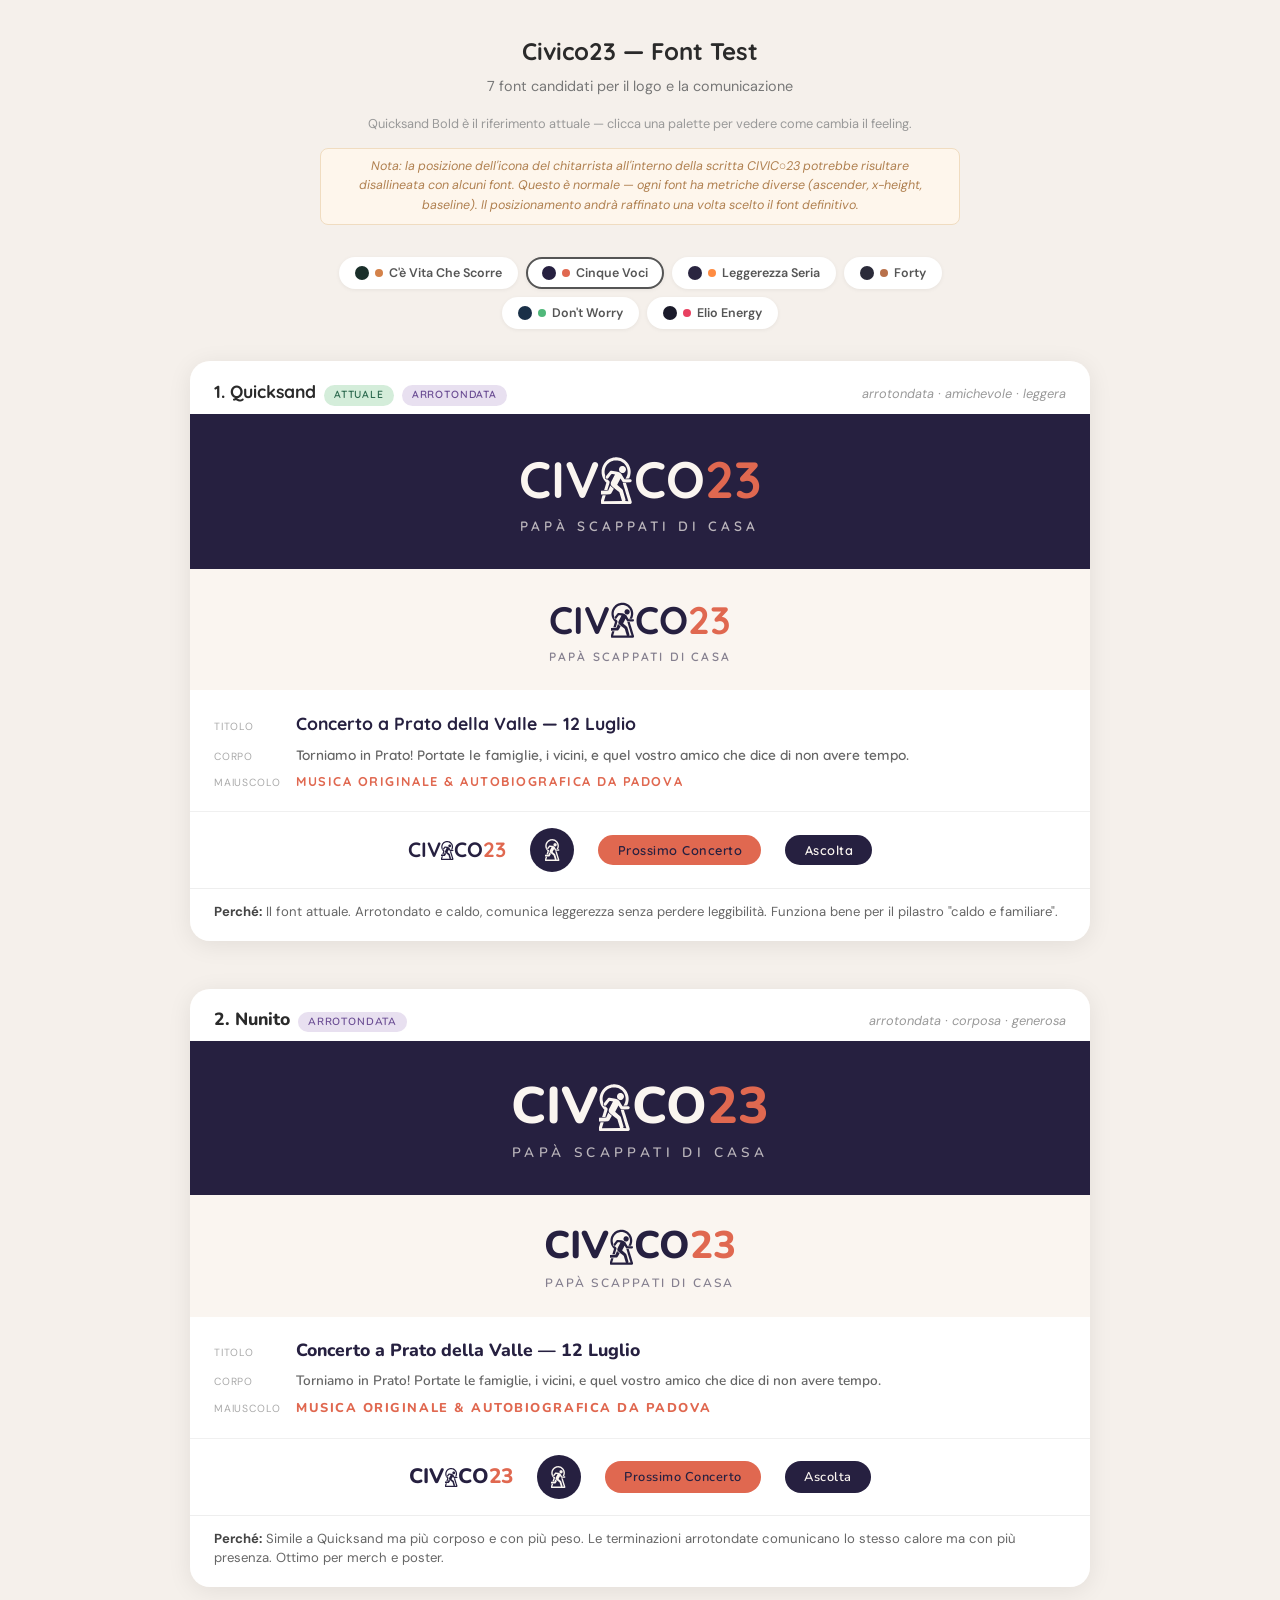
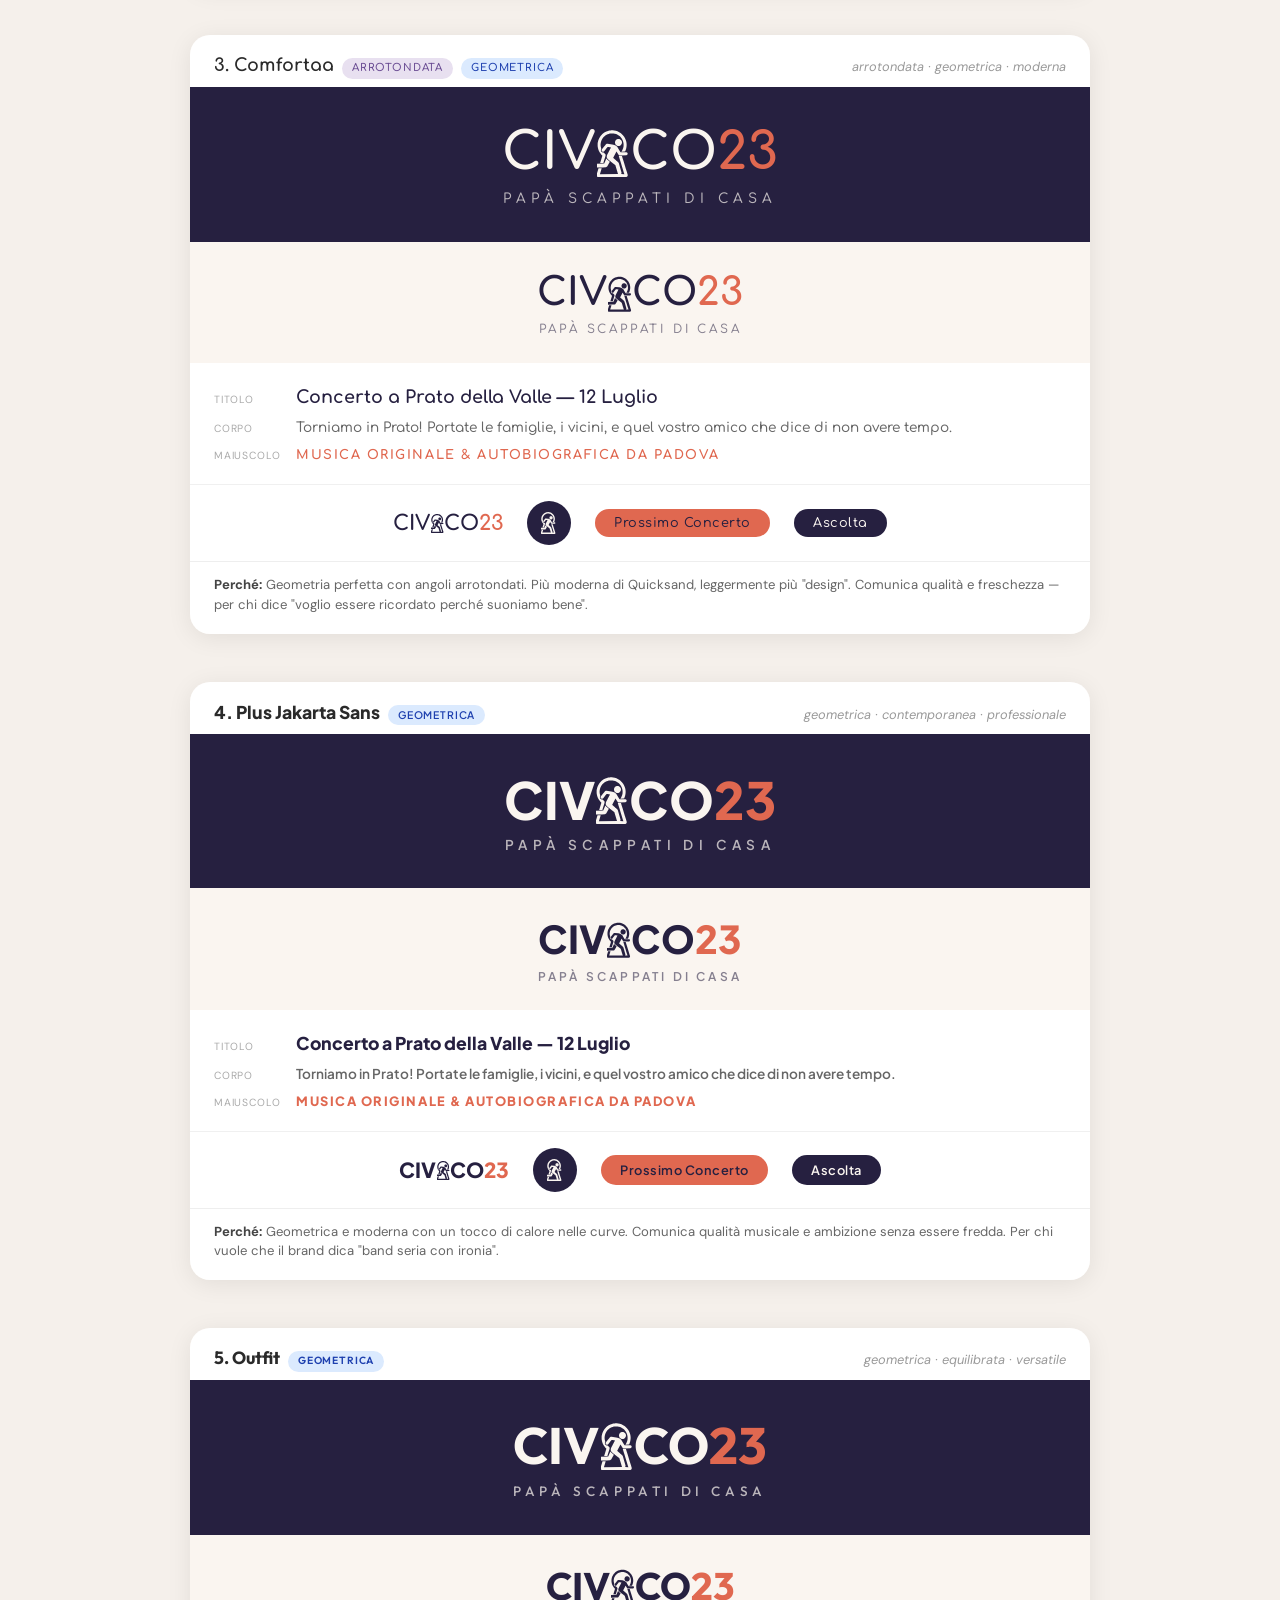
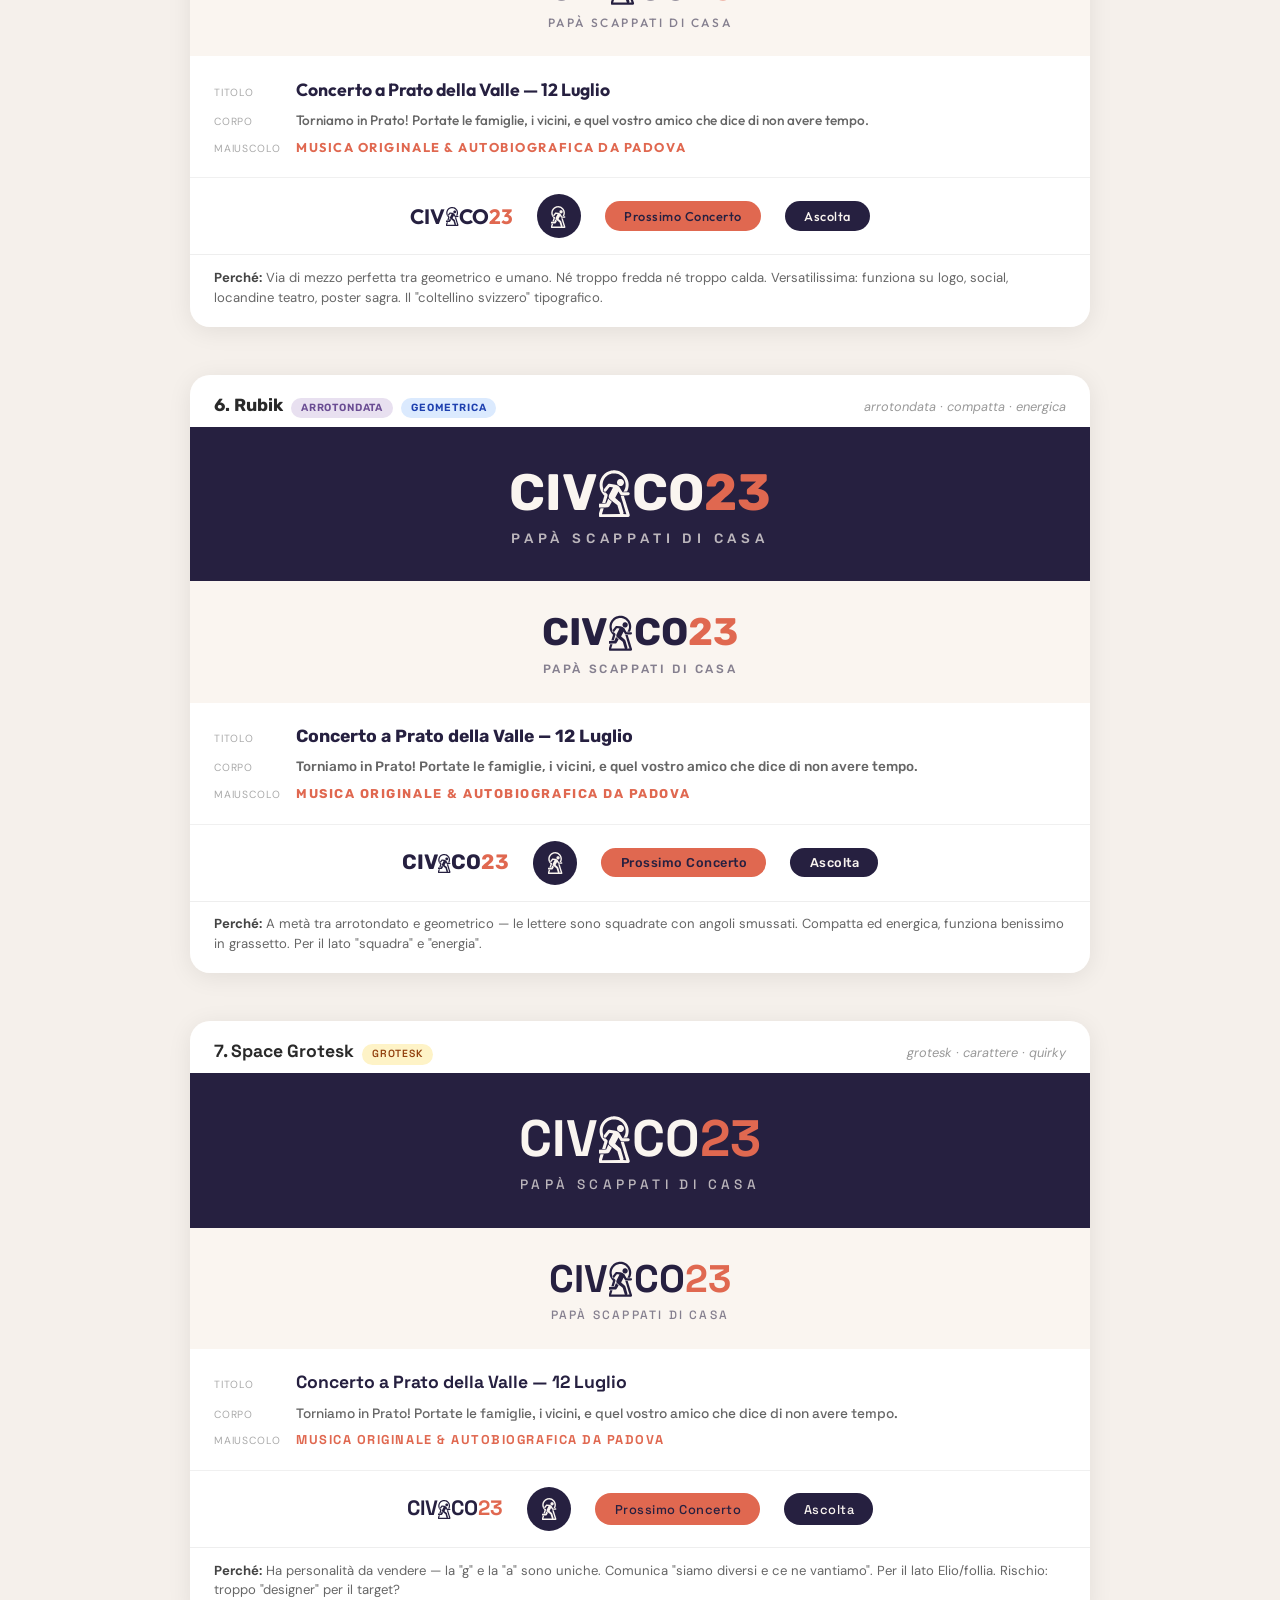
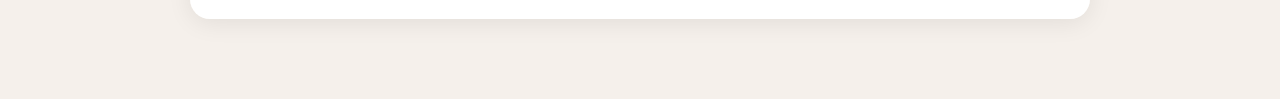
<file: brief/font-test.html>
<!DOCTYPE html>
<html lang="it">
<head>
  <meta charset="UTF-8">
  <meta name="viewport" content="width=device-width, initial-scale=1.0">
  <title>Civico23 — Font Test</title>
  <link rel="preconnect" href="https://fonts.googleapis.com">
  <link rel="preconnect" href="https://fonts.gstatic.com" crossorigin>
  <link href="https://fonts.googleapis.com/css2?family=Quicksand:wght@500;600;700&family=Plus+Jakarta+Sans:wght@500;600;700;800&family=DM+Sans:wght@500;600;700&family=Space+Grotesk:wght@500;600;700&family=Outfit:wght@500;600;700;800&family=Nunito:wght@600;700;800&family=Rubik:wght@500;600;700&family=Comfortaa:wght@500;600;700&display=swap" rel="stylesheet">
  <style>
    *, *::before, *::after { margin: 0; padding: 0; box-sizing: border-box; }
    body { font-family: 'DM Sans', sans-serif; background: #f5f0eb; color: #2a2a2a; line-height: 1.6; padding: 2rem 1.5rem; }
    h1 { font-family: 'Quicksand', sans-serif; font-weight: 700; font-size: 1.5rem; text-align: center; margin-bottom: 0.3rem; }
    .subtitle { text-align: center; color: #777; margin-bottom: 1rem; font-size: 0.9rem; }
    .legend { text-align: center; color: #999; margin-bottom: 0.8rem; font-size: 0.8rem; max-width: 600px; margin-left: auto; margin-right: auto; }
    .note { text-align: center; color: #b08050; margin-bottom: 2rem; font-size: 0.78rem; max-width: 640px; margin-left: auto; margin-right: auto; font-style: italic; background: #fef6ec; padding: 8px 16px; border-radius: 8px; border: 1px solid #f0dcc0; }

    /* Palette switcher */
    .palette-switcher { display: flex; justify-content: center; gap: 8px; flex-wrap: wrap; margin-bottom: 2rem; max-width: 700px; margin-left: auto; margin-right: auto; }
    .palette-btn { display: flex; align-items: center; gap: 6px; padding: 6px 14px; border-radius: 100px; border: 2px solid transparent; background: #fff; cursor: pointer; font-family: 'DM Sans', sans-serif; font-size: 0.78rem; font-weight: 600; color: #555; box-shadow: 0 1px 4px rgba(0,0,0,0.06); transition: all 0.2s; }
    .palette-btn:hover { box-shadow: 0 2px 8px rgba(0,0,0,0.12); }
    .palette-btn.active { border-color: currentColor; }
    .palette-dot { width: 14px; height: 14px; border-radius: 50%; flex-shrink: 0; }
    .palette-dot-accent { width: 8px; height: 8px; border-radius: 50%; flex-shrink: 0; }

    .font-card { max-width: 900px; margin: 0 auto 3rem; border-radius: 20px; overflow: hidden; box-shadow: 0 4px 24px rgba(0,0,0,0.08); }
    .font-header { padding: 1rem 1.5rem 0.5rem; background: #fff; display: flex; justify-content: space-between; align-items: baseline; flex-wrap: wrap; gap: 8px; }
    .font-name { font-weight: 700; font-size: 1.1rem; }
    .font-vibe { font-size: 0.8rem; color: #999; font-style: italic; }
    .font-tag { font-size: 0.65rem; font-weight: 600; letter-spacing: 0.08em; text-transform: uppercase; padding: 2px 10px; border-radius: 100px; display: inline-block; margin-left: 8px; }
    .font-tag.liked { background: #d4edda; color: #2d6a4f; }
    .font-tag.rounded { background: #e8e0f0; color: #6a4c93; }
    .font-tag.geometric { background: #dbeafe; color: #1e40af; }
    .font-tag.grotesk { background: #fef3c7; color: #92400e; }

    .font-dark, .font-light { padding: 2.5rem 2rem 2rem; text-align: center; }
    .font-light { padding: 2rem 2rem 1.5rem; }

    .logo-wrap { width: fit-content; margin: 0 auto; }
    .logo-mark { line-height: 1; display: flex; align-items: center; justify-content: center; }
    .font-dark .logo-mark { font-size: 3.2rem; }
    .font-light .logo-mark { font-size: 2.4rem; }

    .tagline { text-transform: uppercase; display: block; }
    .font-dark .tagline { font-size: 0.85rem; margin-top: 0.6rem; }
    .font-light .tagline { font-size: 0.75rem; margin-top: 0.5rem; }

    .guitarist-icon { display: inline-block; height: 1em; width: auto; vertical-align: top; margin: 0 -0.08em 0 0.03em; position: relative; top: 0.02em; }
    .guitarist-icon svg { height: 100%; width: auto; display: block; }

    .font-samples { background: #fff; padding: 1.2rem 1.5rem; display: flex; flex-direction: column; gap: 6px; }
    .sample-row { display: flex; align-items: baseline; gap: 12px; }
    .sample-label { font-size: 0.65rem; color: #aaa; text-transform: uppercase; letter-spacing: 0.08em; width: 70px; flex-shrink: 0; font-family: 'DM Sans', sans-serif; }
    .sample-text { font-size: 1rem; color: #333; }
    .sample-text.small { font-size: 0.85rem; color: #666; }

    .font-context { background: #fff; padding: 1rem 1.5rem; display: flex; gap: 1.5rem; align-items: center; justify-content: center; flex-wrap: wrap; border-top: 1px solid #f0f0f0; }
    .ctx-nav { font-weight: 700; font-size: 1.3rem; display: flex; align-items: center; }
    .ctx-badge { display: inline-flex; align-items: center; justify-content: center; width: 44px; height: 44px; border-radius: 50%; }
    .ctx-btn { padding: 0.45rem 1.2rem; border-radius: 24px; font-size: 0.8rem; font-weight: 600; letter-spacing: 0.04em; border: none; cursor: pointer; }

    .why { background: #fff; padding: 0.8rem 1.5rem 1.2rem; font-size: 0.82rem; color: #666; border-top: 1px solid #eee; line-height: 1.5; font-family: 'DM Sans', sans-serif; }
    .why strong { color: #444; }

    @media (max-width: 600px) {
      .font-dark .logo-mark { font-size: 2.2rem; }
      .font-light .logo-mark { font-size: 1.6rem; }
      body { padding: 1rem; }
    }
  </style>
</head>
<body>

  <h1>Civico23 — Font Test</h1>
  <p class="subtitle">7 font candidati per il logo e la comunicazione</p>
  <p class="legend">Quicksand Bold è il riferimento attuale — clicca una palette per vedere come cambia il feeling.</p>
  <p class="note">Nota: la posizione dell'icona del chitarrista all'interno della scritta CIVIC&#x25CB;23 potrebbe risultare disallineata con alcuni font. Questo è normale — ogni font ha metriche diverse (ascender, x-height, baseline). Il posizionamento andrà raffinato una volta scelto il font definitivo.</p>

  <div class="palette-switcher" id="palette-switcher"></div>
  <div id="fonts-container"></div>

  <script src="palettes.js"></script>
  <script>
    /* =====================================================================
     *  FONT CONFIG — 7 font significativi
     * =================================================================== */
    const FONTS = [
      {
        name: 'Quicksand',
        family: "'Quicksand', sans-serif",
        weight: 700,
        tagWeight: 600,
        tags: ['liked', 'rounded'],
        vibe: 'arrotondata · amichevole · leggera',
        why: 'Il font attuale. Arrotondato e caldo, comunica leggerezza senza perdere leggibilità. Funziona bene per il pilastro "caldo e familiare".',
      },
      {
        name: 'Nunito',
        family: "'Nunito', sans-serif",
        weight: 800,
        tagWeight: 600,
        tags: ['rounded'],
        vibe: 'arrotondata · corposa · generosa',
        why: 'Simile a Quicksand ma più corposo e con più peso. Le terminazioni arrotondate comunicano lo stesso calore ma con più presenza. Ottimo per merch e poster.',
      },
      {
        name: 'Comfortaa',
        family: "'Comfortaa', sans-serif",
        weight: 700,
        tagWeight: 500,
        tags: ['rounded', 'geometric'],
        vibe: 'arrotondata · geometrica · moderna',
        why: 'Geometria perfetta con angoli arrotondati. Più moderna di Quicksand, leggermente più "design". Comunica qualità e freschezza — per chi dice "voglio essere ricordato perché suoniamo bene".',
      },
      {
        name: 'Plus Jakarta Sans',
        family: "'Plus Jakarta Sans', sans-serif",
        weight: 800,
        tagWeight: 600,
        tags: ['geometric'],
        vibe: 'geometrica · contemporanea · professionale',
        why: 'Geometrica e moderna con un tocco di calore nelle curve. Comunica qualità musicale e ambizione senza essere fredda. Per chi vuole che il brand dica "band seria con ironia".',
      },
      {
        name: 'Outfit',
        family: "'Outfit', sans-serif",
        weight: 700,
        tagWeight: 500,
        tags: ['geometric'],
        vibe: 'geometrica · equilibrata · versatile',
        why: 'Via di mezzo perfetta tra geometrico e umano. Né troppo fredda né troppo calda. Versatilissima: funziona su logo, social, locandine teatro, poster sagra. Il "coltellino svizzero" tipografico.',
      },
      {
        name: 'Rubik',
        family: "'Rubik', sans-serif",
        weight: 700,
        tagWeight: 500,
        tags: ['rounded', 'geometric'],
        vibe: 'arrotondata · compatta · energica',
        why: 'A metà tra arrotondato e geometrico — le lettere sono squadrate con angoli smussati. Compatta ed energica, funziona benissimo in grassetto. Per il lato "squadra" e "energia".',
      },
      {
        name: 'Space Grotesk',
        family: "'Space Grotesk', sans-serif",
        weight: 700,
        tagWeight: 500,
        tags: ['grotesk'],
        vibe: 'grotesk · carattere · quirky',
        why: 'Ha personalità da vendere — la "g" e la "a" sono uniche. Comunica "siamo diversi e ce ne vantiamo". Per il lato Elio/follia. Rischio: troppo "designer" per il target?',
      },
    ];

    /* =====================================================================
     *  Current palette state
     * =================================================================== */
    let P = { ...ALL_PALETTES.active[1] }; // Default: Cinque Voci

    /* =====================================================================
     *  Guitarist SVG icon
     * =================================================================== */
    function guitaristSVG(fill, hole) {
      return `<svg viewBox="770 60 580 810" xmlns="http://www.w3.org/2000/svg">
        <path transform="translate(924,311)" d="m0 0h13l72 10 20 3 15 4 21 10 15 10 10 9 7 10 14 24 19 32 13 22h31l48-2h13l10 4 8 9 2 7v7l-3 9-5 6-7 4-4 1-91 4h-19l-9-4-6-5-28-46-4-7-3 4-12 23-8 16-9 17-8 16-12 22-1 4 4 2 7 7 11 9 7 7 11 9 10 10 11 9 14 13 8 7 7 12 10 33 25 87 7 25v10l-4 11-3 4 52 1-9-27-14-46-17-56-20-65-13-43-15-49 3-1 9 2h15l23-1 9 29 17 55 34 111 17 55 14 47v13l-4 10-9 8-8 3h-451l-10-4-5-5-4-5-3-10 1-11 17-56 14-46 9-1 24-1h17l-2 9-14 46-12 39 290-1-6-10-20-65-12-40-7-23-1-4-4-2-17-14-14-11-13-10-16-13-13-10-18-14-13-10-13-11-9-13-5-14-1-12 2-15 5-13 17-33 12-23 23-45 9-17-36-5-13-2h-5l-7 8-11 14-14 18-22 28-6 5-9 3h-7l-10-4-7-8-2-6v-11l5-10 13-16 12-16 13-16 11-14 9-11 6-7z" fill="${fill}"/>
        <path transform="translate(998,97)" d="m0 0h21l23 2 25 5 27 9 20 9 14 8 15 10 14 11 15 14 9 9 9 11 10 14 11 18 11 23 9 27 5 23 2 16 1 14v14l-2 24-5 25-6 21-9 22-3 6-12 1-45 2 2-5 7-11 11-21 8-22 5-24 1-9v-31l-3-20-6-23-6-15-8-16-7-12-9-12-12-14-8-8-11-9-14-10-18-10-16-7-23-7-16-3-8-1h-34l-19 3-19 5-16 6-16 8-15 9-13 10-10 9-13 13-14 19-9 15-9 20-6 19-4 19-2 19v15l2 20 6 25 3 9-1 5-4 9-1 4v12l4 12 9 10 9 5 4 1 16 1 13 14 8 7 8 8 3 8v12l-6 21-18 59-11 36-1 1-23 1h-27l6-20 18-58 11-36-2-4-13-13-11-14-9-12-11-18-8-16-7-16-7-21-5-24-2-17v-38l3-21 6-26 7-19 9-20 12-20 10-14 11-13 14-15 8-7 15-12 17-11 27-14 25-9 20-5 20-3z" fill="${fill}"/>
        <path transform="translate(919,543)" d="m0 0 3 3 6 9 7 8 11 9 27 21-8 15-14 26-13 23-7 11-7 7-12 6-4 1-48 2-89 3h-13l-10-3-8-6-6-10-1-4v-13l4-9 7-8 8-4 12-2 117-5 3-1 16-36 18-42z" fill="${fill}"/>
        <path transform="translate(1100,235)" d="m0 0h20l13 4 14 9 8 9 7 13 3 13v13l-4 15-7 12-10 10-10 6-11 4-5 1h-16l-14-4-11-6-8-7-9-14-4-12-1-6v-11l3-14 6-12 10-11 13-8z" fill="${fill}"/>
      </svg>`;
    }

    function iconSpan(id) {
      return `<span class="guitarist-icon" id="${id}"></span>`;
    }

    /* =====================================================================
     *  Build palette switcher buttons
     * =================================================================== */
    const switcherEl = document.getElementById('palette-switcher');
    ALL_PALETTES.active.forEach((pal, i) => {
      const btn = document.createElement('button');
      btn.className = 'palette-btn' + (i === 1 ? ' active' : '');
      btn.innerHTML = `<span class="palette-dot" style="background:${pal.dark};"></span><span class="palette-dot-accent" style="background:${pal.accent};"></span>${pal.name}`;
      btn.onclick = () => {
        P = { ...pal };
        document.querySelectorAll('.palette-btn').forEach(b => b.classList.remove('active'));
        btn.classList.add('active');
        renderFonts();
      };
      switcherEl.appendChild(btn);
    });

    /* =====================================================================
     *  Render all font cards
     * =================================================================== */
    const container = document.getElementById('fonts-container');

    function renderFonts() {
      container.innerHTML = '';

      FONTS.forEach((f, i) => {
        const n = i + 1;
        const id = `f${n}`;
        const tagsHtml = f.tags.map(t => {
          const labels = { liked: 'attuale', rounded: 'arrotondata', geometric: 'geometrica', grotesk: 'grotesk' };
          return `<span class="font-tag ${t}">${labels[t]}</span>`;
        }).join('');

        const badgeBg = P.dark;

        container.insertAdjacentHTML('beforeend', `
          <div class="font-card" id="${id}">
            <div class="font-header">
              <span class="font-name" style="font-family:${f.family}; font-weight:${f.weight};">${n}. ${f.name}${tagsHtml}</span>
              <span class="font-vibe">${f.vibe}</span>
            </div>
            <div class="font-dark" style="background:${P.dark};">
              <div class="logo-wrap">
                <div class="logo-mark" style="color:${P.light}; font-family:${f.family}; font-weight:${f.weight};">CIV${iconSpan(id+'-dark')}CO<span style="color:${P.accent};">23</span></div>
                <div class="tagline" style="color:${P.light}; opacity:0.7; font-family:${f.family}; font-weight:${f.tagWeight};">Papà scappati di casa</div>
              </div>
            </div>
            <div class="font-light" style="background:${P.light};">
              <div class="logo-wrap">
                <div class="logo-mark" style="color:${P.dark}; font-family:${f.family}; font-weight:${f.weight};">CIV${iconSpan(id+'-light')}CO<span style="color:${P.accent};">23</span></div>
                <div class="tagline" style="color:${P.dark}; opacity:0.55; font-family:${f.family}; font-weight:${f.tagWeight};">Papà scappati di casa</div>
              </div>
            </div>
            <div class="font-samples">
              <div class="sample-row">
                <span class="sample-label">Titolo</span>
                <span class="sample-text" style="font-family:${f.family}; font-weight:${f.weight}; font-size:1.1rem; color:${P.dark};">Concerto a Prato della Valle — 12 Luglio</span>
              </div>
              <div class="sample-row">
                <span class="sample-label">Corpo</span>
                <span class="sample-text small" style="font-family:${f.family}; font-weight:${f.tagWeight};">Torniamo in Prato! Portate le famiglie, i vicini, e quel vostro amico che dice di non avere tempo.</span>
              </div>
              <div class="sample-row">
                <span class="sample-label">Maiuscolo</span>
                <span class="sample-text" style="font-family:${f.family}; font-weight:${f.weight}; font-size:0.8rem; letter-spacing:0.12em; text-transform:uppercase; color:${P.accent};">Musica originale & autobiografica da Padova</span>
              </div>
            </div>
            <div class="font-context">
              <div class="ctx-nav" style="color:${P.dark}; font-family:${f.family}; font-weight:${f.weight};">CIV${iconSpan(id+'-nav')}CO<span style="color:${P.accent};">23</span></div>
              <div class="ctx-badge" style="background:${badgeBg};">${iconSpan(id+'-badge')}</div>
              <button class="ctx-btn" style="background:${P.accent}; color:${P.dark}; font-family:${f.family}; font-weight:${f.tagWeight};">Prossimo Concerto</button>
              <button class="ctx-btn" style="background:${P.dark}; color:${P.light}; font-family:${f.family}; font-weight:${f.tagWeight};">Ascolta</button>
            </div>
            <div class="why"><strong>Perché:</strong> ${f.why}</div>
          </div>
        `);

        // Inject SVG icons
        document.getElementById(`${id}-dark`).innerHTML = guitaristSVG(P.light, P.dark);
        document.getElementById(`${id}-light`).innerHTML = guitaristSVG(P.dark, P.light);
        document.getElementById(`${id}-nav`).innerHTML = guitaristSVG(P.dark, P.light);
        document.getElementById(`${id}-badge`).innerHTML = guitaristSVG(P.light, badgeBg);
      });

      // Fix badge icon size
      document.querySelectorAll('.ctx-badge .guitarist-icon').forEach(el => {
        el.style.height = '24px';
      });

      // Re-run letter spacing
      document.fonts.ready.then(autoLetterSpacing);
    }

    /* =====================================================================
     *  Auto letter-spacing: stretch tagline to match logo-mark width
     * =================================================================== */
    function autoLetterSpacing() {
      document.querySelectorAll('.logo-wrap').forEach(wrap => {
        const tag = wrap.querySelector('.tagline');
        if (!tag) return;

        tag.style.display = 'none';
        tag.style.letterSpacing = '0px';
        wrap.style.width = 'fit-content';
        const logoW = wrap.getBoundingClientRect().width;

        tag.style.display = '';

        const cs = getComputedStyle(tag);
        const m = document.createElement('div');
        m.style.cssText = 'position:absolute;visibility:hidden;white-space:nowrap;display:inline-block;left:-9999px;top:-9999px;';
        m.style.fontFamily = cs.fontFamily;
        m.style.fontSize = cs.fontSize;
        m.style.fontWeight = cs.fontWeight;
        m.style.textTransform = cs.textTransform;
        m.textContent = tag.textContent;
        document.body.appendChild(m);

        let sp = 0, last = 0;
        while (sp < 30) {
          m.style.letterSpacing = sp + 'px';
          if (m.getBoundingClientRect().width > logoW) break;
          last = sp;
          sp += 0.2;
        }
        document.body.removeChild(m);

        tag.style.letterSpacing = last + 'px';
        wrap.style.width = '';
      });
    }

    // Initial render
    renderFonts();
    window.addEventListener('resize', autoLetterSpacing);
  </script>

</body>
</html>
</file>
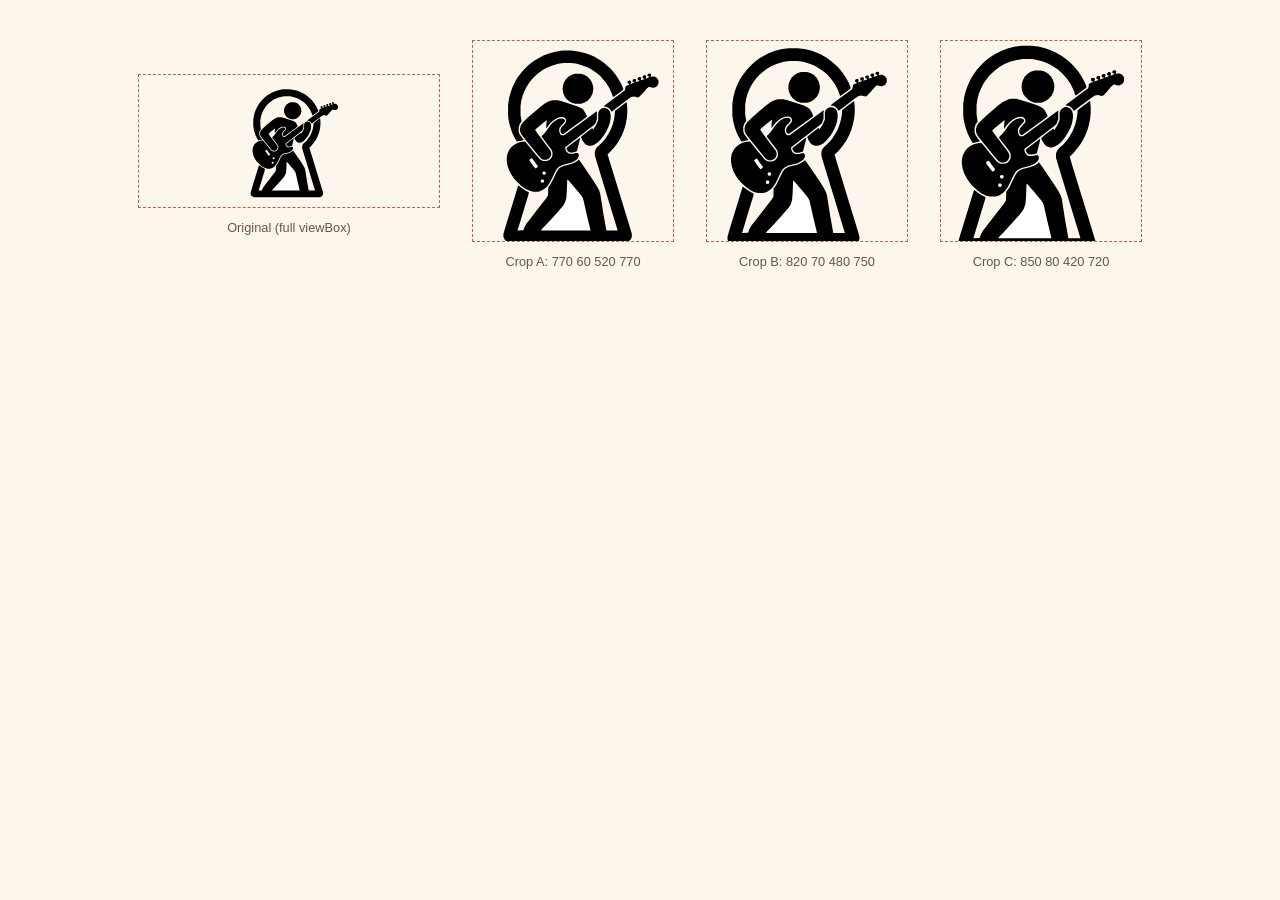
<file: brief/icon-crop-test.html>
<!DOCTYPE html>
<html lang="it">
<head>
  <meta charset="UTF-8">
  <title>Icon Crop Test</title>
  <style>
    body { background: #fdf6ec; display: flex; flex-wrap: wrap; gap: 2rem; padding: 2rem; align-items: center; justify-content: center; font-family: sans-serif; }
    .box { text-align: center; }
    .box p { margin-top: 0.5rem; font-size: 0.8rem; color: #6b5344; }
    svg { border: 1px dashed #c45d3e; }
  </style>
</head>
<body>

  <!-- Original full SVG -->
  <div class="box">
    <svg width="300" height="132" viewBox="0 0 2048 902" xmlns="http://www.w3.org/2000/svg">
      <path transform="translate(1236,296)" d="m0 0h1l2 23v19l-2 21-5 25-6 20-8 19-11 21-11 16-8 10-11 13-12 12h-2l9 31 14 45 17 56 21 68 15 49 17 56 1 10-3 11-8 9-7 4-4 1h-451l-10-4-6-5-5-9-1-4v-10l9-31 25-81 14-46 9-29 6 4 13 10 14 8 8 4-1 8-13 42-19 63-10 33-1 2 23-1 5-14 7-12 14-18 13-17 14-18 11-14 10-13 14-18 6-9 1-3 1-30 10-14 11-22 11-23 7-11 7-6 10-5 32-8 16-7 10-7 2-3h2l12 17 26 38 20 30 12 19 8 15 4 13 12 76 11 62v3h44l-18-59-17-56-44-144-9-31v-15l4-10 5-7 8-7 10-9 12-14 12-18 10-18 8-21 5-19 2-12 2-21 18-14 19-14z" fill="#010000"/>
      <path transform="translate(1122,330)" d="m0 0 1 2-1 4v26l-6 16-7 7-20 15-15 12-16 12-15 12-16 12-13 10-14 11 1 9 4 8 7 6 5 2h14l9-3h8l4 5v9l-6 10-11 8-13 6-32 8-14 7-8 8-8 14-12 25-7 14-10 14-8 8-12 8-11 4-4 1h-20l-15-4-16-8-16-12-7-7-8-7-9-10-12-17-9-17-6-18-3-17v-14l3-16 8-16 7-9 11-9 14-7 15-4 13-1 9 11 13 16 8 10 9 11 11 13 7 8 9 5 3 1h14l10-4 7-7 4-8 1-4v-11l-4-10-13-17-10-13-15-20 2-4 8-7 11-14 8-12 9-11 10-10 13-8 8-3 10-1 7 2 4 5-1 6-9 10-5 5-5 7-2 6v10l4 10 3 3 3 1h8l17-12 20-15 18-13 57-42z" fill="#010000"/>
      <path transform="translate(993,97)" d="m0 0h31l26 3 25 6 20 7 18 8 22 13 16 12 11 9 13 12 7 8 13 16 11 17 10 18 8 19-2 4-16 12-18 13-4 2-7-20-10-20-12-18-11-13-9-10-14-12-21-14-15-8-21-8-19-5-12-2-11-1h-27l-22 3-25 7-21 9-17 10-16 12-12 11-10 10-10 13-10 15-8 16-8 20-5 19-3 20v34l4 26-7 10-4 12v17l4 11 8 11 7 9-3 2-17 4-6 1-8-13-10-21-7-20-5-19-3-17-1-9v-42l4-27 6-22 7-19 11-23 10-16 12-16 12-14 14-14 11-9 15-11 15-9 19-10 24-9 23-6 19-3z" fill="#010000"/>
      <path transform="translate(952,288)" d="m0 0h19l16 4 41 13 20 7 16 8 6 5 7 11 7 15-18 14-14 10-38 28-18 13-3 2h-5l-5-6-1-3v-8l3-8 11-12 7-8 1-9-4-7-6-3-4-1-13 1-12 5-11 7-10 9-10 12-6 9h-1v-10l2-22-34 28-10 9v3l10 14 16 21 14 19 10 13 8 11 3 8v8l-3 8-5 6-10 5h-12l-8-4-8-8-9-11-14-17-11-14-14-17-12-15-9-12-4-9-1-6v-8l3-11 6-9 21-21 8-7 10-9 11-9 15-13 10-8 13-9 12-7 12-4z" fill="#010000"/>
      <path transform="translate(1008,593)" d="m0 0 6 5 9 11 9 10 9 11 11 13 9 11 6 9 3 8 13 58 14 58v3h-191l6-8 13-13 7-8 7-7 7-8 15-16 7-8 13-15 11-13 7-12 5-16 2-23z" fill="#FFFFFE"/>
      <path transform="translate(1038,186)" d="m0 0h22l13 4 12 7 11 11 7 12 4 13 1 7v8l-3 15-7 14-11 12-12 8-11 4-5 1h-21l-13-4-11-7-10-9-7-10-5-13-2-13 1-13 4-13 7-12 10-10 11-7 11-4z" fill="#010000"/>
      <path transform="translate(1323,185)" d="m0 0 6 1 2 3-2 10 6-2h8l8 4 6 7 2 4v12l-4 8-6 5-8 3-10-1-6-3-5 2-7 6-9 11-9 10-10 10-4 3-6-1-10-3-11 2-11 7-13 10-21 16-12 9-17 13-3-1-5-8-8-6-7-3-9-1 5-5 20-15 38-28 18-13 2-5 1-10 5-5 10-3-2-3-5-3v-6l4-3 5-1 4 2 1 6-2 3v3l13-5 1-3-5-1-2-3 1-5 4-3h7l2 3v5l-2 5 14-5v-4l-4 1-3-4 1-5 5-3h6l3 5-2 4v3l11-3 2-2v-2l-5-1-2-5 4-5 2-1h6l3 4-2 8h3l10-4v-3l-5-1-1-1v-6l3-3z" fill="#010000"/>
      <path transform="translate(1146,318)" d="m0 0h8l10 4 8 9 3 14v11l-3 19-6 17-8 16-9 15-10 13-9 10-8 7-12 7-10 3h-9l-11-4-7-6-7-11-5-10 1-4 16-13 16-12 9-7h2l2 6 12-19 7-16 1-3v-27l4-9 5-5 7-4z" fill="#010000"/>
      <path transform="translate(1055,433)" d="m0 0h2l-1 8-11 43-15 5h-12l-8-5-5-10 2-4 26-20 21-16z" fill="#010000"/>
      <path transform="translate(870,511)" d="m0 0 3 1 12 17 10 13-2 4-7 5-7-8-14-19-3-5 1-3z" fill="#FFFFFE"/>
      <path transform="translate(916,562)" d="m0 0 7 1 3 5-2 5-3 2h-5l-4-5 1-5z" fill="#FFFFFE"/>
      <path transform="translate(909,593)" d="m0 0h6l4 4-1 6-4 3-6-1-2-3v-6z" fill="#FFFFFE"/>
    </svg>
    <p>Original (full viewBox)</p>
  </div>

  <!-- Crop attempts -->
  <div class="box">
    <svg width="200" height="200" viewBox="770 60 520 770" xmlns="http://www.w3.org/2000/svg">
      <path transform="translate(1236,296)" d="m0 0h1l2 23v19l-2 21-5 25-6 20-8 19-11 21-11 16-8 10-11 13-12 12h-2l9 31 14 45 17 56 21 68 15 49 17 56 1 10-3 11-8 9-7 4-4 1h-451l-10-4-6-5-5-9-1-4v-10l9-31 25-81 14-46 9-29 6 4 13 10 14 8 8 4-1 8-13 42-19 63-10 33-1 2 23-1 5-14 7-12 14-18 13-17 14-18 11-14 10-13 14-18 6-9 1-3 1-30 10-14 11-22 11-23 7-11 7-6 10-5 32-8 16-7 10-7 2-3h2l12 17 26 38 20 30 12 19 8 15 4 13 12 76 11 62v3h44l-18-59-17-56-44-144-9-31v-15l4-10 5-7 8-7 10-9 12-14 12-18 10-18 8-21 5-19 2-12 2-21 18-14 19-14z" fill="#010000"/>
      <path transform="translate(1122,330)" d="m0 0 1 2-1 4v26l-6 16-7 7-20 15-15 12-16 12-15 12-16 12-13 10-14 11 1 9 4 8 7 6 5 2h14l9-3h8l4 5v9l-6 10-11 8-13 6-32 8-14 7-8 8-8 14-12 25-7 14-10 14-8 8-12 8-11 4-4 1h-20l-15-4-16-8-16-12-7-7-8-7-9-10-12-17-9-17-6-18-3-17v-14l3-16 8-16 7-9 11-9 14-7 15-4 13-1 9 11 13 16 8 10 9 11 11 13 7 8 9 5 3 1h14l10-4 7-7 4-8 1-4v-11l-4-10-13-17-10-13-15-20 2-4 8-7 11-14 8-12 9-11 10-10 13-8 8-3 10-1 7 2 4 5-1 6-9 10-5 5-5 7-2 6v10l4 10 3 3 3 1h8l17-12 20-15 18-13 57-42z" fill="#010000"/>
      <path transform="translate(993,97)" d="m0 0h31l26 3 25 6 20 7 18 8 22 13 16 12 11 9 13 12 7 8 13 16 11 17 10 18 8 19-2 4-16 12-18 13-4 2-7-20-10-20-12-18-11-13-9-10-14-12-21-14-15-8-21-8-19-5-12-2-11-1h-27l-22 3-25 7-21 9-17 10-16 12-12 11-10 10-10 13-10 15-8 16-8 20-5 19-3 20v34l4 26-7 10-4 12v17l4 11 8 11 7 9-3 2-17 4-6 1-8-13-10-21-7-20-5-19-3-17-1-9v-42l4-27 6-22 7-19 11-23 10-16 12-16 12-14 14-14 11-9 15-11 15-9 19-10 24-9 23-6 19-3z" fill="#010000"/>
      <path transform="translate(952,288)" d="m0 0h19l16 4 41 13 20 7 16 8 6 5 7 11 7 15-18 14-14 10-38 28-18 13-3 2h-5l-5-6-1-3v-8l3-8 11-12 7-8 1-9-4-7-6-3-4-1-13 1-12 5-11 7-10 9-10 12-6 9h-1v-10l2-22-34 28-10 9v3l10 14 16 21 14 19 10 13 8 11 3 8v8l-3 8-5 6-10 5h-12l-8-4-8-8-9-11-14-17-11-14-14-17-12-15-9-12-4-9-1-6v-8l3-11 6-9 21-21 8-7 10-9 11-9 15-13 10-8 13-9 12-7 12-4z" fill="#010000"/>
      <path transform="translate(1008,593)" d="m0 0 6 5 9 11 9 10 9 11 11 13 9 11 6 9 3 8 13 58 14 58v3h-191l6-8 13-13 7-8 7-7 7-8 15-16 7-8 13-15 11-13 7-12 5-16 2-23z" fill="#FFFFFE"/>
      <path transform="translate(1038,186)" d="m0 0h22l13 4 12 7 11 11 7 12 4 13 1 7v8l-3 15-7 14-11 12-12 8-11 4-5 1h-21l-13-4-11-7-10-9-7-10-5-13-2-13 1-13 4-13 7-12 10-10 11-7 11-4z" fill="#010000"/>
      <path transform="translate(1323,185)" d="m0 0 6 1 2 3-2 10 6-2h8l8 4 6 7 2 4v12l-4 8-6 5-8 3-10-1-6-3-5 2-7 6-9 11-9 10-10 10-4 3-6-1-10-3-11 2-11 7-13 10-21 16-12 9-17 13-3-1-5-8-8-6-7-3-9-1 5-5 20-15 38-28 18-13 2-5 1-10 5-5 10-3-2-3-5-3v-6l4-3 5-1 4 2 1 6-2 3v3l13-5 1-3-5-1-2-3 1-5 4-3h7l2 3v5l-2 5 14-5v-4l-4 1-3-4 1-5 5-3h6l3 5-2 4v3l11-3 2-2v-2l-5-1-2-5 4-5 2-1h6l3 4-2 8h3l10-4v-3l-5-1-1-1v-6l3-3z" fill="#010000"/>
      <path transform="translate(1146,318)" d="m0 0h8l10 4 8 9 3 14v11l-3 19-6 17-8 16-9 15-10 13-9 10-8 7-12 7-10 3h-9l-11-4-7-6-7-11-5-10 1-4 16-13 16-12 9-7h2l2 6 12-19 7-16 1-3v-27l4-9 5-5 7-4z" fill="#010000"/>
      <path transform="translate(1055,433)" d="m0 0h2l-1 8-11 43-15 5h-12l-8-5-5-10 2-4 26-20 21-16z" fill="#010000"/>
      <path transform="translate(870,511)" d="m0 0 3 1 12 17 10 13-2 4-7 5-7-8-14-19-3-5 1-3z" fill="#FFFFFE"/>
      <path transform="translate(916,562)" d="m0 0 7 1 3 5-2 5-3 2h-5l-4-5 1-5z" fill="#FFFFFE"/>
      <path transform="translate(909,593)" d="m0 0h6l4 4-1 6-4 3-6-1-2-3v-6z" fill="#FFFFFE"/>
    </svg>
    <p>Crop A: 770 60 520 770</p>
  </div>

  <div class="box">
    <svg width="200" height="200" viewBox="820 70 480 750" xmlns="http://www.w3.org/2000/svg">
      <path transform="translate(1236,296)" d="m0 0h1l2 23v19l-2 21-5 25-6 20-8 19-11 21-11 16-8 10-11 13-12 12h-2l9 31 14 45 17 56 21 68 15 49 17 56 1 10-3 11-8 9-7 4-4 1h-451l-10-4-6-5-5-9-1-4v-10l9-31 25-81 14-46 9-29 6 4 13 10 14 8 8 4-1 8-13 42-19 63-10 33-1 2 23-1 5-14 7-12 14-18 13-17 14-18 11-14 10-13 14-18 6-9 1-3 1-30 10-14 11-22 11-23 7-11 7-6 10-5 32-8 16-7 10-7 2-3h2l12 17 26 38 20 30 12 19 8 15 4 13 12 76 11 62v3h44l-18-59-17-56-44-144-9-31v-15l4-10 5-7 8-7 10-9 12-14 12-18 10-18 8-21 5-19 2-12 2-21 18-14 19-14z" fill="#010000"/>
      <path transform="translate(1122,330)" d="m0 0 1 2-1 4v26l-6 16-7 7-20 15-15 12-16 12-15 12-16 12-13 10-14 11 1 9 4 8 7 6 5 2h14l9-3h8l4 5v9l-6 10-11 8-13 6-32 8-14 7-8 8-8 14-12 25-7 14-10 14-8 8-12 8-11 4-4 1h-20l-15-4-16-8-16-12-7-7-8-7-9-10-12-17-9-17-6-18-3-17v-14l3-16 8-16 7-9 11-9 14-7 15-4 13-1 9 11 13 16 8 10 9 11 11 13 7 8 9 5 3 1h14l10-4 7-7 4-8 1-4v-11l-4-10-13-17-10-13-15-20 2-4 8-7 11-14 8-12 9-11 10-10 13-8 8-3 10-1 7 2 4 5-1 6-9 10-5 5-5 7-2 6v10l4 10 3 3 3 1h8l17-12 20-15 18-13 57-42z" fill="#010000"/>
      <path transform="translate(993,97)" d="m0 0h31l26 3 25 6 20 7 18 8 22 13 16 12 11 9 13 12 7 8 13 16 11 17 10 18 8 19-2 4-16 12-18 13-4 2-7-20-10-20-12-18-11-13-9-10-14-12-21-14-15-8-21-8-19-5-12-2-11-1h-27l-22 3-25 7-21 9-17 10-16 12-12 11-10 10-10 13-10 15-8 16-8 20-5 19-3 20v34l4 26-7 10-4 12v17l4 11 8 11 7 9-3 2-17 4-6 1-8-13-10-21-7-20-5-19-3-17-1-9v-42l4-27 6-22 7-19 11-23 10-16 12-16 12-14 14-14 11-9 15-11 15-9 19-10 24-9 23-6 19-3z" fill="#010000"/>
      <path transform="translate(952,288)" d="m0 0h19l16 4 41 13 20 7 16 8 6 5 7 11 7 15-18 14-14 10-38 28-18 13-3 2h-5l-5-6-1-3v-8l3-8 11-12 7-8 1-9-4-7-6-3-4-1-13 1-12 5-11 7-10 9-10 12-6 9h-1v-10l2-22-34 28-10 9v3l10 14 16 21 14 19 10 13 8 11 3 8v8l-3 8-5 6-10 5h-12l-8-4-8-8-9-11-14-17-11-14-14-17-12-15-9-12-4-9-1-6v-8l3-11 6-9 21-21 8-7 10-9 11-9 15-13 10-8 13-9 12-7 12-4z" fill="#010000"/>
      <path transform="translate(1008,593)" d="m0 0 6 5 9 11 9 10 9 11 11 13 9 11 6 9 3 8 13 58 14 58v3h-191l6-8 13-13 7-8 7-7 7-8 15-16 7-8 13-15 11-13 7-12 5-16 2-23z" fill="#FFFFFE"/>
      <path transform="translate(1038,186)" d="m0 0h22l13 4 12 7 11 11 7 12 4 13 1 7v8l-3 15-7 14-11 12-12 8-11 4-5 1h-21l-13-4-11-7-10-9-7-10-5-13-2-13 1-13 4-13 7-12 10-10 11-7 11-4z" fill="#010000"/>
      <path transform="translate(1323,185)" d="m0 0 6 1 2 3-2 10 6-2h8l8 4 6 7 2 4v12l-4 8-6 5-8 3-10-1-6-3-5 2-7 6-9 11-9 10-10 10-4 3-6-1-10-3-11 2-11 7-13 10-21 16-12 9-17 13-3-1-5-8-8-6-7-3-9-1 5-5 20-15 38-28 18-13 2-5 1-10 5-5 10-3-2-3-5-3v-6l4-3 5-1 4 2 1 6-2 3v3l13-5 1-3-5-1-2-3 1-5 4-3h7l2 3v5l-2 5 14-5v-4l-4 1-3-4 1-5 5-3h6l3 5-2 4v3l11-3 2-2v-2l-5-1-2-5 4-5 2-1h6l3 4-2 8h3l10-4v-3l-5-1-1-1v-6l3-3z" fill="#010000"/>
      <path transform="translate(1146,318)" d="m0 0h8l10 4 8 9 3 14v11l-3 19-6 17-8 16-9 15-10 13-9 10-8 7-12 7-10 3h-9l-11-4-7-6-7-11-5-10 1-4 16-13 16-12 9-7h2l2 6 12-19 7-16 1-3v-27l4-9 5-5 7-4z" fill="#010000"/>
      <path transform="translate(1055,433)" d="m0 0h2l-1 8-11 43-15 5h-12l-8-5-5-10 2-4 26-20 21-16z" fill="#010000"/>
      <path transform="translate(870,511)" d="m0 0 3 1 12 17 10 13-2 4-7 5-7-8-14-19-3-5 1-3z" fill="#FFFFFE"/>
      <path transform="translate(916,562)" d="m0 0 7 1 3 5-2 5-3 2h-5l-4-5 1-5z" fill="#FFFFFE"/>
      <path transform="translate(909,593)" d="m0 0h6l4 4-1 6-4 3-6-1-2-3v-6z" fill="#FFFFFE"/>
    </svg>
    <p>Crop B: 820 70 480 750</p>
  </div>

  <div class="box">
    <svg width="200" height="200" viewBox="850 80 420 720" xmlns="http://www.w3.org/2000/svg">
      <path transform="translate(1236,296)" d="m0 0h1l2 23v19l-2 21-5 25-6 20-8 19-11 21-11 16-8 10-11 13-12 12h-2l9 31 14 45 17 56 21 68 15 49 17 56 1 10-3 11-8 9-7 4-4 1h-451l-10-4-6-5-5-9-1-4v-10l9-31 25-81 14-46 9-29 6 4 13 10 14 8 8 4-1 8-13 42-19 63-10 33-1 2 23-1 5-14 7-12 14-18 13-17 14-18 11-14 10-13 14-18 6-9 1-3 1-30 10-14 11-22 11-23 7-11 7-6 10-5 32-8 16-7 10-7 2-3h2l12 17 26 38 20 30 12 19 8 15 4 13 12 76 11 62v3h44l-18-59-17-56-44-144-9-31v-15l4-10 5-7 8-7 10-9 12-14 12-18 10-18 8-21 5-19 2-12 2-21 18-14 19-14z" fill="#010000"/>
      <path transform="translate(1122,330)" d="m0 0 1 2-1 4v26l-6 16-7 7-20 15-15 12-16 12-15 12-16 12-13 10-14 11 1 9 4 8 7 6 5 2h14l9-3h8l4 5v9l-6 10-11 8-13 6-32 8-14 7-8 8-8 14-12 25-7 14-10 14-8 8-12 8-11 4-4 1h-20l-15-4-16-8-16-12-7-7-8-7-9-10-12-17-9-17-6-18-3-17v-14l3-16 8-16 7-9 11-9 14-7 15-4 13-1 9 11 13 16 8 10 9 11 11 13 7 8 9 5 3 1h14l10-4 7-7 4-8 1-4v-11l-4-10-13-17-10-13-15-20 2-4 8-7 11-14 8-12 9-11 10-10 13-8 8-3 10-1 7 2 4 5-1 6-9 10-5 5-5 7-2 6v10l4 10 3 3 3 1h8l17-12 20-15 18-13 57-42z" fill="#010000"/>
      <path transform="translate(993,97)" d="m0 0h31l26 3 25 6 20 7 18 8 22 13 16 12 11 9 13 12 7 8 13 16 11 17 10 18 8 19-2 4-16 12-18 13-4 2-7-20-10-20-12-18-11-13-9-10-14-12-21-14-15-8-21-8-19-5-12-2-11-1h-27l-22 3-25 7-21 9-17 10-16 12-12 11-10 10-10 13-10 15-8 16-8 20-5 19-3 20v34l4 26-7 10-4 12v17l4 11 8 11 7 9-3 2-17 4-6 1-8-13-10-21-7-20-5-19-3-17-1-9v-42l4-27 6-22 7-19 11-23 10-16 12-16 12-14 14-14 11-9 15-11 15-9 19-10 24-9 23-6 19-3z" fill="#010000"/>
      <path transform="translate(952,288)" d="m0 0h19l16 4 41 13 20 7 16 8 6 5 7 11 7 15-18 14-14 10-38 28-18 13-3 2h-5l-5-6-1-3v-8l3-8 11-12 7-8 1-9-4-7-6-3-4-1-13 1-12 5-11 7-10 9-10 12-6 9h-1v-10l2-22-34 28-10 9v3l10 14 16 21 14 19 10 13 8 11 3 8v8l-3 8-5 6-10 5h-12l-8-4-8-8-9-11-14-17-11-14-14-17-12-15-9-12-4-9-1-6v-8l3-11 6-9 21-21 8-7 10-9 11-9 15-13 10-8 13-9 12-7 12-4z" fill="#010000"/>
      <path transform="translate(1008,593)" d="m0 0 6 5 9 11 9 10 9 11 11 13 9 11 6 9 3 8 13 58 14 58v3h-191l6-8 13-13 7-8 7-7 7-8 15-16 7-8 13-15 11-13 7-12 5-16 2-23z" fill="#FFFFFE"/>
      <path transform="translate(1038,186)" d="m0 0h22l13 4 12 7 11 11 7 12 4 13 1 7v8l-3 15-7 14-11 12-12 8-11 4-5 1h-21l-13-4-11-7-10-9-7-10-5-13-2-13 1-13 4-13 7-12 10-10 11-7 11-4z" fill="#010000"/>
      <path transform="translate(1323,185)" d="m0 0 6 1 2 3-2 10 6-2h8l8 4 6 7 2 4v12l-4 8-6 5-8 3-10-1-6-3-5 2-7 6-9 11-9 10-10 10-4 3-6-1-10-3-11 2-11 7-13 10-21 16-12 9-17 13-3-1-5-8-8-6-7-3-9-1 5-5 20-15 38-28 18-13 2-5 1-10 5-5 10-3-2-3-5-3v-6l4-3 5-1 4 2 1 6-2 3v3l13-5 1-3-5-1-2-3 1-5 4-3h7l2 3v5l-2 5 14-5v-4l-4 1-3-4 1-5 5-3h6l3 5-2 4v3l11-3 2-2v-2l-5-1-2-5 4-5 2-1h6l3 4-2 8h3l10-4v-3l-5-1-1-1v-6l3-3z" fill="#010000"/>
      <path transform="translate(1146,318)" d="m0 0h8l10 4 8 9 3 14v11l-3 19-6 17-8 16-9 15-10 13-9 10-8 7-12 7-10 3h-9l-11-4-7-6-7-11-5-10 1-4 16-13 16-12 9-7h2l2 6 12-19 7-16 1-3v-27l4-9 5-5 7-4z" fill="#010000"/>
      <path transform="translate(1055,433)" d="m0 0h2l-1 8-11 43-15 5h-12l-8-5-5-10 2-4 26-20 21-16z" fill="#010000"/>
      <path transform="translate(870,511)" d="m0 0 3 1 12 17 10 13-2 4-7 5-7-8-14-19-3-5 1-3z" fill="#FFFFFE"/>
      <path transform="translate(916,562)" d="m0 0 7 1 3 5-2 5-3 2h-5l-4-5 1-5z" fill="#FFFFFE"/>
      <path transform="translate(909,593)" d="m0 0h6l4 4-1 6-4 3-6-1-2-3v-6z" fill="#FFFFFE"/>
    </svg>
    <p>Crop C: 850 80 420 720</p>
  </div>

</body>
</html>
</file>
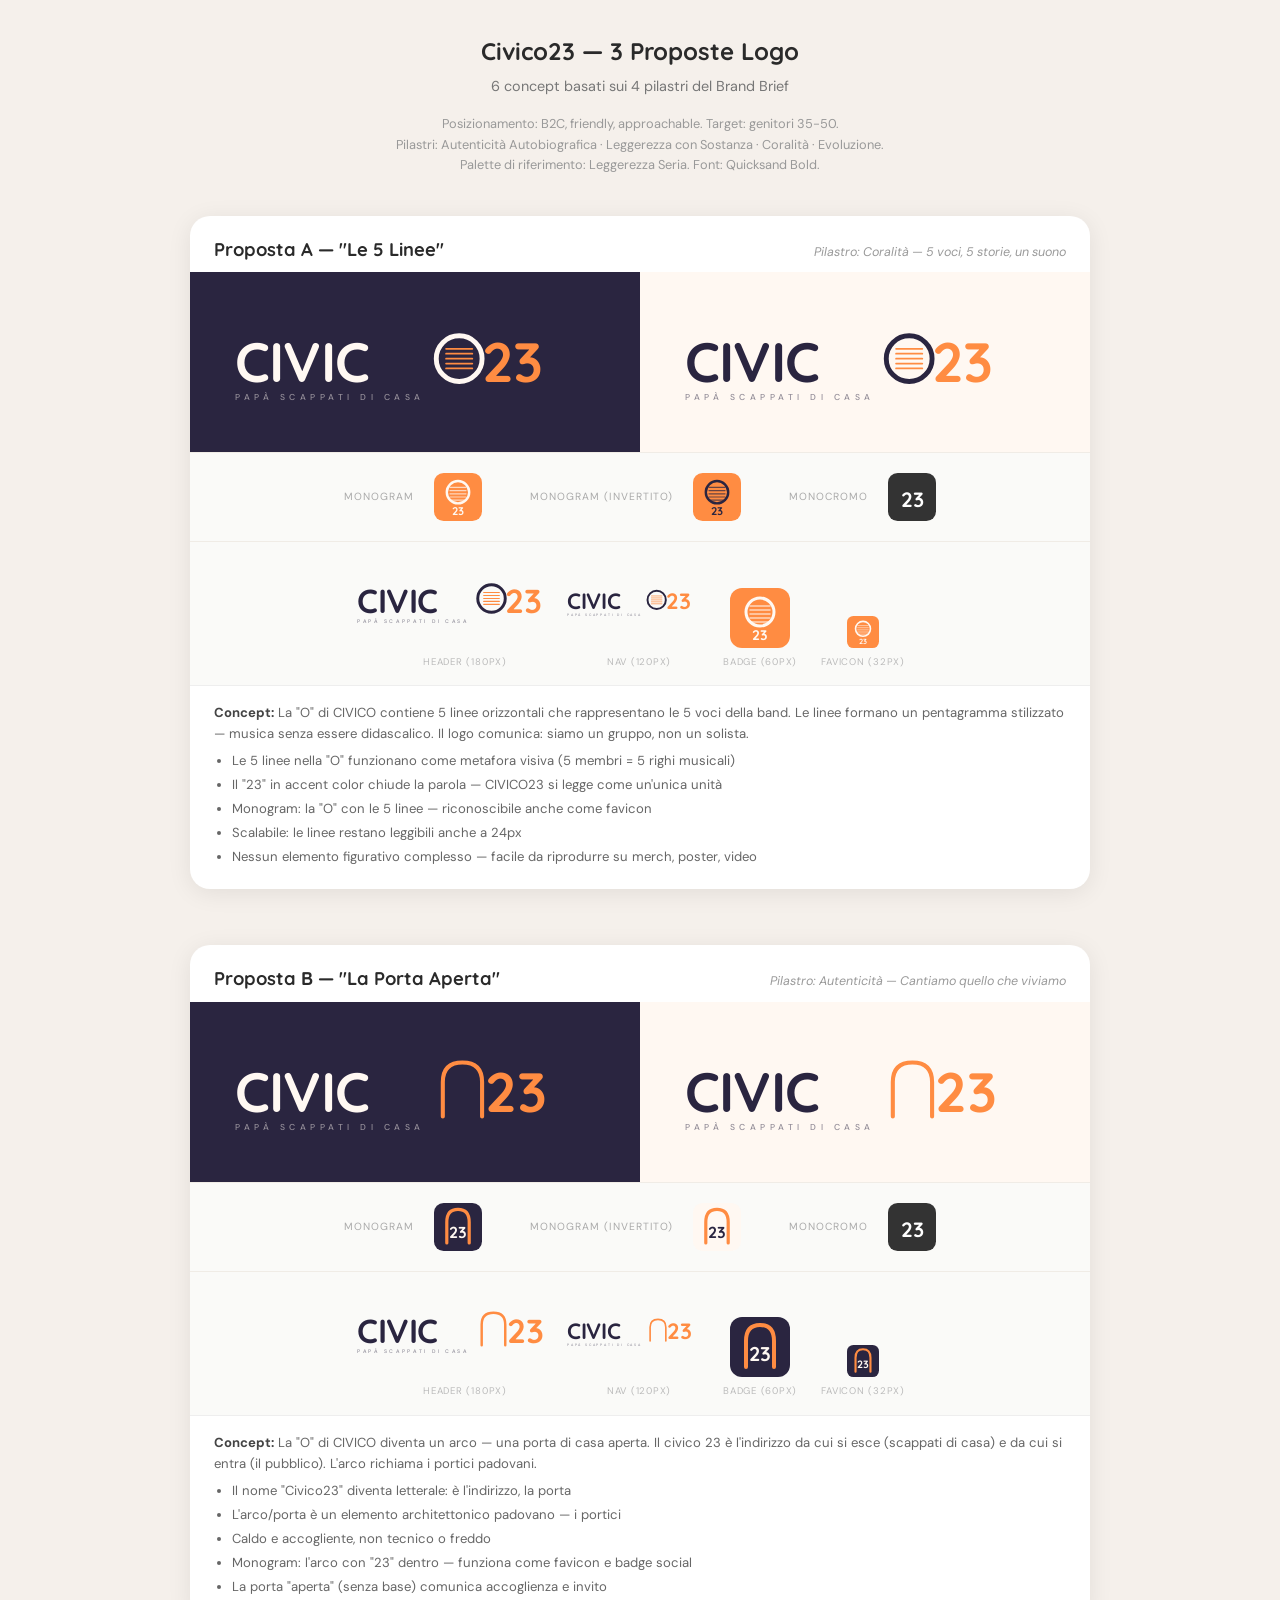
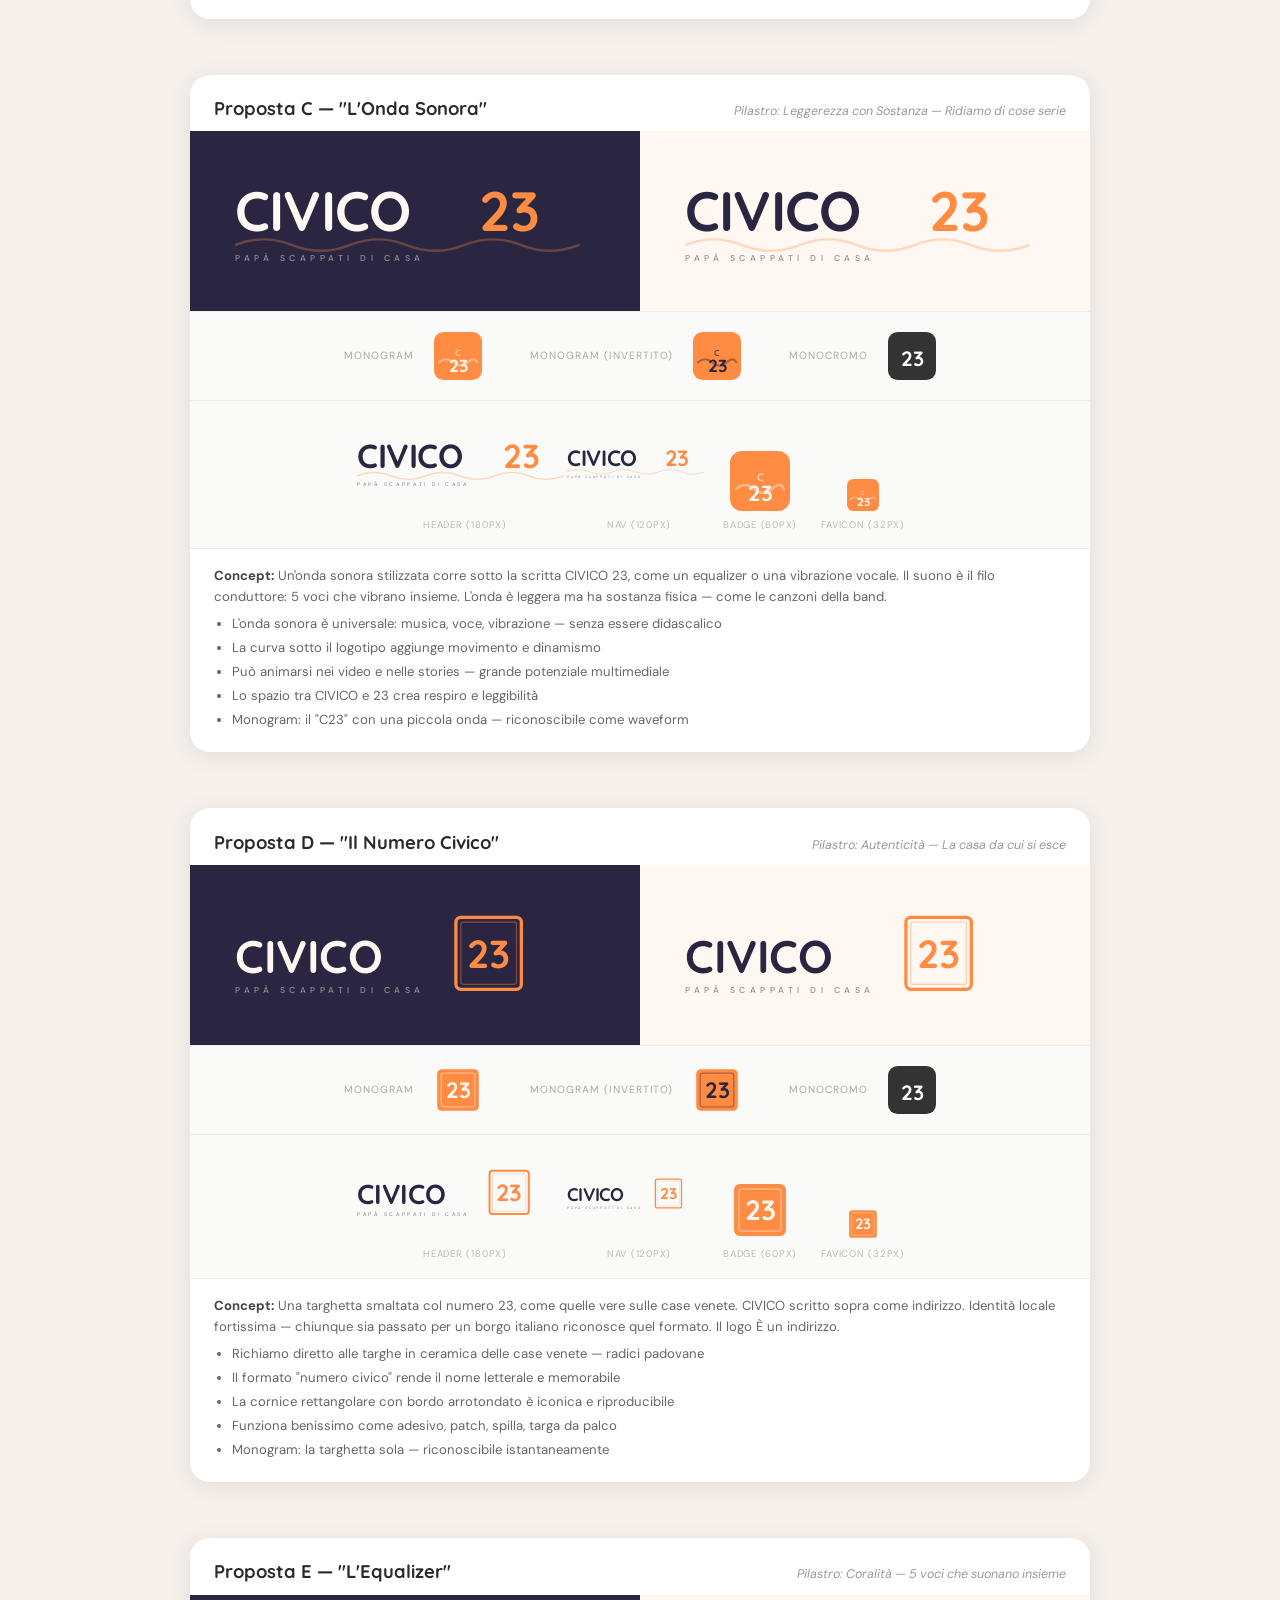
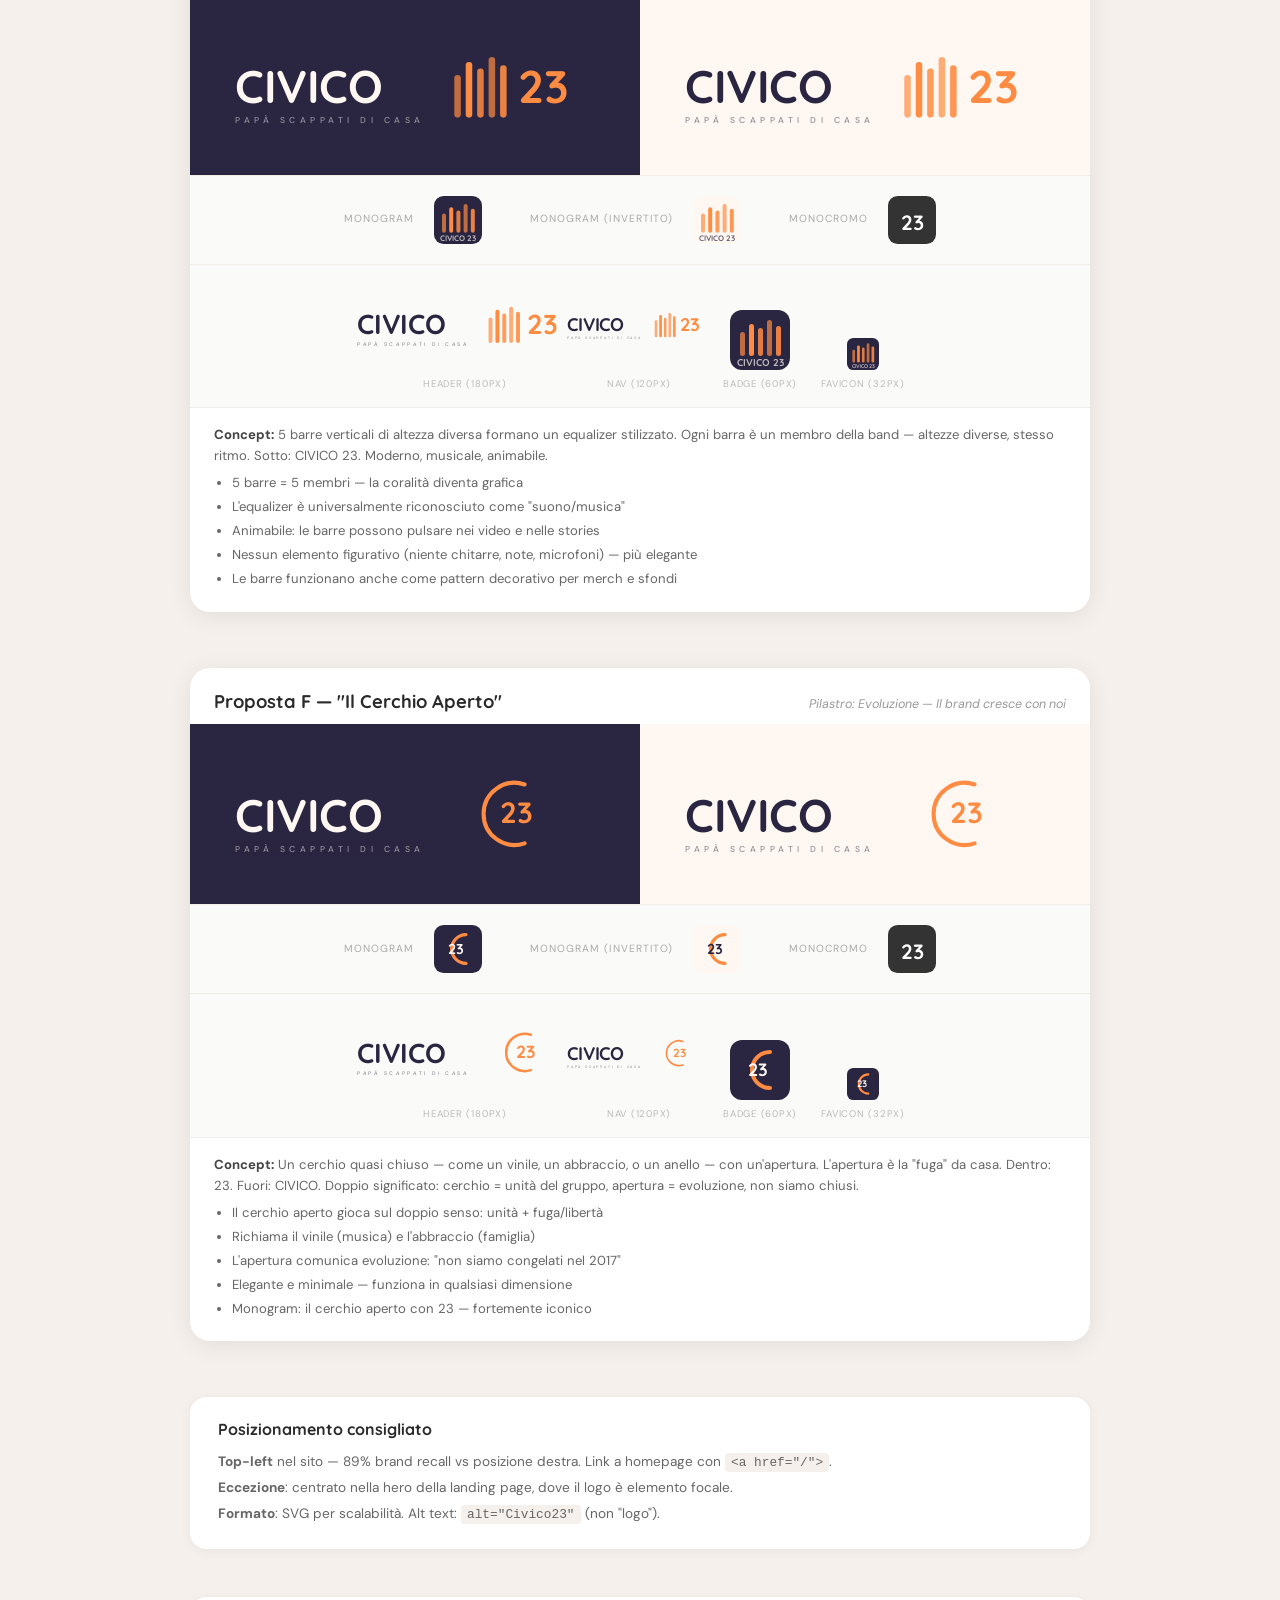
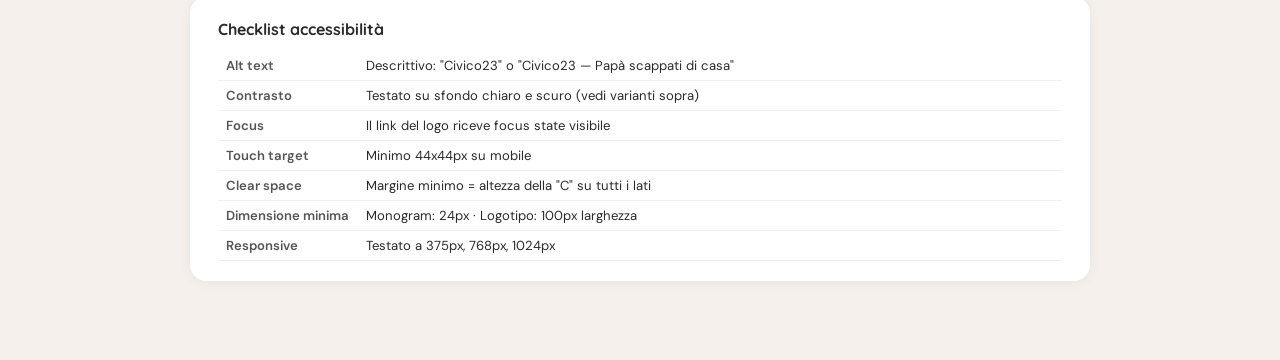
<file: brief/logo-proposals.html>
<!DOCTYPE html>
<html lang="it">
<head>
<meta charset="UTF-8">
<meta name="viewport" content="width=device-width, initial-scale=1.0">
<title>Civico23 — Logo Proposals</title>
<link rel="preconnect" href="https://fonts.googleapis.com">
<link rel="preconnect" href="https://fonts.gstatic.com" crossorigin>
<link href="https://fonts.googleapis.com/css2?family=Quicksand:wght@500;600;700&family=DM+Sans:wght@400;500;700&display=swap" rel="stylesheet">
<style>
  *, *::before, *::after { margin: 0; padding: 0; box-sizing: border-box; }
  body { font-family: 'DM Sans', sans-serif; background: #f5f0eb; color: #2a2a2a; line-height: 1.6; padding: 2rem 1.5rem; }
  h1 { font-family: 'Quicksand', sans-serif; font-weight: 700; font-size: 1.5rem; text-align: center; margin-bottom: 0.3rem; }
  .subtitle { text-align: center; color: #777; margin-bottom: 1rem; font-size: 0.9rem; }
  .brief { text-align: center; color: #999; margin-bottom: 2.5rem; font-size: 0.8rem; max-width: 680px; margin-left: auto; margin-right: auto; line-height: 1.6; }

  .proposal { max-width: 900px; margin: 0 auto 3.5rem; border-radius: 20px; overflow: hidden; box-shadow: 0 4px 24px rgba(0,0,0,0.08); background: #fff; }
  .proposal-header { padding: 1.2rem 1.5rem 0.5rem; display: flex; justify-content: space-between; align-items: baseline; flex-wrap: wrap; gap: 8px; }
  .proposal-name { font-family: 'Quicksand', sans-serif; font-weight: 700; font-size: 1.15rem; }
  .proposal-pillar { font-size: 0.78rem; color: #999; font-style: italic; }

  .logo-row { display: flex; }
  .logo-cell { flex: 1; display: flex; align-items: center; justify-content: center; padding: 40px 24px; min-height: 180px; }

  .variants { padding: 20px 24px; display: flex; gap: 16px; align-items: center; justify-content: center; flex-wrap: wrap; background: #fafaf8; border-top: 1px solid #f0ece6; }
  .variant-label { font-size: 0.65rem; color: #aaa; text-transform: uppercase; letter-spacing: 0.1em; margin-right: 4px; }

  .sizes { padding: 16px 24px; display: flex; gap: 24px; align-items: flex-end; justify-content: center; background: #fafaf8; border-top: 1px solid #f0ece6; }
  .size-item { display: flex; flex-direction: column; align-items: center; gap: 6px; }
  .size-label { font-size: 0.6rem; color: #bbb; text-transform: uppercase; letter-spacing: 0.08em; }

  .why-section { padding: 1rem 1.5rem 1.2rem; font-size: 0.82rem; color: #666; border-top: 1px solid #eee; line-height: 1.6; }
  .why-section strong { color: #444; }
  .why-section ul { margin-top: 6px; padding-left: 18px; }
  .why-section li { margin-bottom: 3px; }

  .placement { max-width: 900px; margin: 0 auto 3rem; padding: 20px 28px; background: #fff; border-radius: 16px; box-shadow: 0 2px 12px rgba(0,0,0,0.05); }
  .placement h3 { font-family: 'Quicksand', sans-serif; font-size: 1rem; font-weight: 700; margin-bottom: 8px; }
  .placement p { font-size: 0.85rem; color: #666; margin-bottom: 4px; }
  .placement code { background: #f5f0eb; padding: 2px 6px; border-radius: 4px; font-size: 0.8rem; }

  .checklist { max-width: 900px; margin: 0 auto 3rem; padding: 20px 28px; background: #fff; border-radius: 16px; box-shadow: 0 2px 12px rgba(0,0,0,0.05); }
  .checklist h3 { font-family: 'Quicksand', sans-serif; font-size: 1rem; font-weight: 700; margin-bottom: 8px; }
  .checklist table { width: 100%; font-size: 0.82rem; border-collapse: collapse; }
  .checklist td { padding: 4px 8px; border-bottom: 1px solid #f0f0f0; }
  .checklist td:first-child { font-weight: 600; color: #555; width: 140px; }

  @media (max-width: 600px) {
    .logo-row { flex-direction: column; }
    body { padding: 1rem; }
  }
</style>
</head>
<body>

<h1>Civico23 — 3 Proposte Logo</h1>
<p class="subtitle">6 concept basati sui 4 pilastri del Brand Brief</p>
<p class="brief">
  Posizionamento: B2C, friendly, approachable. Target: genitori 35-50.<br>
  Pilastri: Autenticità Autobiografica · Leggerezza con Sostanza · Coralità · Evoluzione.<br>
  Palette di riferimento: Leggerezza Seria. Font: Quicksand Bold.
</p>

<div id="proposals"></div>

<!-- Placement recommendation (from skill) -->
<div class="placement">
  <h3>Posizionamento consigliato</h3>
  <p><strong>Top-left</strong> nel sito — 89% brand recall vs posizione destra. Link a homepage con <code>&lt;a href="/"&gt;</code>.</p>
  <p><strong>Eccezione</strong>: centrato nella hero della landing page, dove il logo è elemento focale.</p>
  <p><strong>Formato</strong>: SVG per scalabilità. Alt text: <code>alt="Civico23"</code> (non "logo").</p>
</div>

<!-- Accessibility checklist (from skill) -->
<div class="checklist">
  <h3>Checklist accessibilità</h3>
  <table>
    <tr><td>Alt text</td><td>Descrittivo: "Civico23" o "Civico23 — Papà scappati di casa"</td></tr>
    <tr><td>Contrasto</td><td>Testato su sfondo chiaro e scuro (vedi varianti sopra)</td></tr>
    <tr><td>Focus</td><td>Il link del logo riceve focus state visibile</td></tr>
    <tr><td>Touch target</td><td>Minimo 44x44px su mobile</td></tr>
    <tr><td>Clear space</td><td>Margine minimo = altezza della "C" su tutti i lati</td></tr>
    <tr><td>Dimensione minima</td><td>Monogram: 24px · Logotipo: 100px larghezza</td></tr>
    <tr><td>Responsive</td><td>Testato a 375px, 768px, 1024px</td></tr>
  </table>
</div>

<script>
  const P = {
    dark: '#2a2540',
    light: '#fff8f2',
    accent: '#ff8c42',
    accent2: '#6c5b9e',
    mid: '#ffd166',
  };

  const proposals = [
    {
      name: 'Proposta A — "Le 5 Linee"',
      pillar: 'Pilastro: Coralità — 5 voci, 5 storie, un suono',
      why: 'La "O" di CIVICO contiene 5 linee orizzontali che rappresentano le 5 voci della band. Le linee formano un pentagramma stilizzato — musica senza essere didascalico. Il logo comunica: siamo un gruppo, non un solista.',
      points: [
        'Le 5 linee nella "O" funzionano come metafora visiva (5 membri = 5 righi musicali)',
        'Il "23" in accent color chiude la parola — CIVICO23 si legge come un\'unica unità',
        'Monogram: la "O" con le 5 linee — riconoscibile anche come favicon',
        'Scalabile: le linee restano leggibili anche a 24px',
        'Nessun elemento figurativo complesso — facile da riprodurre su merch, poster, video',
      ],
      renderMain: (dark, light, accent) => `
        <svg viewBox="0 0 440 100" xmlns="http://www.w3.org/2000/svg" width="360">
          <text x="0" y="75" font-family="Quicksand, sans-serif" font-weight="700" font-size="68" fill="${dark}" letter-spacing="-1">CIVIC</text>
          <g transform="translate(250, 16)">
            <circle cx="24" cy="30" r="28" fill="none" stroke="${dark}" stroke-width="6"/>
            <line x1="8" y1="18" x2="40" y2="18" stroke="${accent}" stroke-width="2.2" stroke-linecap="round"/>
            <line x1="8" y1="24" x2="40" y2="24" stroke="${accent}" stroke-width="2.2" stroke-linecap="round"/>
            <line x1="8" y1="30" x2="40" y2="30" stroke="${accent}" stroke-width="2.2" stroke-linecap="round"/>
            <line x1="8" y1="36" x2="40" y2="36" stroke="${accent}" stroke-width="2.2" stroke-linecap="round"/>
            <line x1="8" y1="42" x2="40" y2="42" stroke="${accent}" stroke-width="2.2" stroke-linecap="round"/>
          </g>
          <text x="302" y="75" font-family="Quicksand, sans-serif" font-weight="700" font-size="68" fill="${accent}" letter-spacing="-1">23</text>
          <text x="0" y="96" font-family="DM Sans, sans-serif" font-weight="500" font-size="10.5" fill="${dark}" opacity="0.5" letter-spacing="5.5">PAPÀ SCAPPATI DI CASA</text>
        </svg>`,
      renderMonogram: (dark, light, accent) => `
        <svg viewBox="0 0 60 60" xmlns="http://www.w3.org/2000/svg" width="48">
          <rect width="60" height="60" rx="12" fill="${accent}"/>
          <circle cx="30" cy="24" r="14" fill="none" stroke="${light}" stroke-width="3"/>
          <line x1="20" y1="18" x2="40" y2="18" stroke="${light}" stroke-width="1.5" stroke-linecap="round" opacity="0.7"/>
          <line x1="20" y1="22" x2="40" y2="22" stroke="${light}" stroke-width="1.5" stroke-linecap="round" opacity="0.7"/>
          <line x1="20" y1="26" x2="40" y2="26" stroke="${light}" stroke-width="1.5" stroke-linecap="round" opacity="0.7"/>
          <line x1="20" y1="30" x2="40" y2="30" stroke="${light}" stroke-width="1.5" stroke-linecap="round" opacity="0.7"/>
          <line x1="20" y1="34" x2="40" y2="34" stroke="${light}" stroke-width="1.5" stroke-linecap="round" opacity="0.7"/>
          <text x="30" y="52" font-family="Quicksand, sans-serif" font-weight="700" font-size="14" fill="${light}" text-anchor="middle">23</text>
        </svg>`,
    },
    {
      name: 'Proposta B — "La Porta Aperta"',
      pillar: 'Pilastro: Autenticità — Cantiamo quello che viviamo',
      why: 'La "O" di CIVICO diventa un arco — una porta di casa aperta. Il civico 23 è l\'indirizzo da cui si esce (scappati di casa) e da cui si entra (il pubblico). L\'arco richiama i portici padovani.',
      points: [
        'Il nome "Civico23" diventa letterale: è l\'indirizzo, la porta',
        'L\'arco/porta è un elemento architettonico padovano — i portici',
        'Caldo e accogliente, non tecnico o freddo',
        'Monogram: l\'arco con "23" dentro — funziona come favicon e badge social',
        'La porta "aperta" (senza base) comunica accoglienza e invito',
      ],
      renderMain: (dark, light, accent) => `
        <svg viewBox="0 0 440 100" xmlns="http://www.w3.org/2000/svg" width="360">
          <text x="0" y="75" font-family="Quicksand, sans-serif" font-weight="700" font-size="68" fill="${dark}" letter-spacing="-1">CIVIC</text>
          <g transform="translate(250, 12)">
            <path d="M4,68 L4,26 Q4,2 28,2 Q52,2 52,26 L52,68" stroke="${accent}" stroke-width="5" fill="none" stroke-linecap="round"/>
          </g>
          <text x="306" y="75" font-family="Quicksand, sans-serif" font-weight="700" font-size="68" fill="${accent}" letter-spacing="-1">23</text>
          <text x="0" y="96" font-family="DM Sans, sans-serif" font-weight="500" font-size="10.5" fill="${dark}" opacity="0.5" letter-spacing="5.5">PAPÀ SCAPPATI DI CASA</text>
        </svg>`,
      renderMonogram: (dark, light, accent) => `
        <svg viewBox="0 0 60 60" xmlns="http://www.w3.org/2000/svg" width="48">
          <rect width="60" height="60" rx="12" fill="${dark}"/>
          <path d="M16,50 L16,24 Q16,8 30,8 Q44,8 44,24 L44,50" stroke="${accent}" stroke-width="4" fill="none" stroke-linecap="round"/>
          <text x="30" y="44" font-family="Quicksand, sans-serif" font-weight="700" font-size="20" fill="${light}" text-anchor="middle">23</text>
        </svg>`,
    },
    {
      name: 'Proposta C — "L\'Onda Sonora"',
      pillar: 'Pilastro: Leggerezza con Sostanza — Ridiamo di cose serie',
      why: 'Un\'onda sonora stilizzata corre sotto la scritta CIVICO 23, come un equalizer o una vibrazione vocale. Il suono è il filo conduttore: 5 voci che vibrano insieme. L\'onda è leggera ma ha sostanza fisica — come le canzoni della band.',
      points: [
        'L\'onda sonora è universale: musica, voce, vibrazione — senza essere didascalico',
        'La curva sotto il logotipo aggiunge movimento e dinamismo',
        'Può animarsi nei video e nelle stories — grande potenziale multimediale',
        'Lo spazio tra CIVICO e 23 crea respiro e leggibilità',
        'Monogram: il "C23" con una piccola onda — riconoscibile come waveform',
      ],
      renderMain: (dark, light, accent) => `
        <svg viewBox="0 0 440 105" xmlns="http://www.w3.org/2000/svg" width="360">
          <text x="0" y="65" font-family="Quicksand, sans-serif" font-weight="700" font-size="68" fill="${dark}" letter-spacing="-1">CIVICO</text>
          <text x="298" y="65" font-family="Quicksand, sans-serif" font-weight="700" font-size="68" fill="${accent}" letter-spacing="-1">23</text>
          <path d="M0,82 Q35,68 70,82 Q105,96 140,82 Q175,68 210,82 Q245,96 280,82 Q315,68 350,82 Q385,96 420,82" stroke="${accent}" stroke-width="3" fill="none" opacity="0.3" stroke-linecap="round"/>
          <text x="0" y="102" font-family="DM Sans, sans-serif" font-weight="500" font-size="10.5" fill="${dark}" opacity="0.5" letter-spacing="5.5">PAPÀ SCAPPATI DI CASA</text>
        </svg>`,
      renderMonogram: (dark, light, accent) => `
        <svg viewBox="0 0 60 60" xmlns="http://www.w3.org/2000/svg" width="48">
          <rect width="60" height="60" rx="12" fill="${accent}"/>
          <path d="M6,38 Q15,30 24,38 Q33,46 42,38 Q51,30 54,38" stroke="${light}" stroke-width="2.5" fill="none" opacity="0.4" stroke-linecap="round"/>
          <text x="30" y="30" font-family="Quicksand, sans-serif" font-weight="700" font-size="11" fill="${light}" text-anchor="middle" opacity="0.7">C</text>
          <text x="30" y="50" font-family="Quicksand, sans-serif" font-weight="700" font-size="22" fill="${light}" text-anchor="middle">23</text>
        </svg>`,
    },
    {
      name: 'Proposta D — "Il Numero Civico"',
      pillar: 'Pilastro: Autenticità — La casa da cui si esce',
      why: 'Una targhetta smaltata col numero 23, come quelle vere sulle case venete. CIVICO scritto sopra come indirizzo. Identità locale fortissima — chiunque sia passato per un borgo italiano riconosce quel formato. Il logo È un indirizzo.',
      points: [
        'Richiamo diretto alle targhe in ceramica delle case venete — radici padovane',
        'Il formato "numero civico" rende il nome letterale e memorabile',
        'La cornice rettangolare con bordo arrotondato è iconica e riproducibile',
        'Funziona benissimo come adesivo, patch, spilla, targa da palco',
        'Monogram: la targhetta sola — riconoscibile istantaneamente',
      ],
      renderMain: (dark, light, accent) => `
        <svg viewBox="0 0 440 100" xmlns="http://www.w3.org/2000/svg" width="360">
          <text x="0" y="72" font-family="Quicksand, sans-serif" font-weight="700" font-size="56" fill="${dark}" letter-spacing="-0.5">CIVICO</text>
          <g transform="translate(270, 4)">
            <rect x="0" y="0" width="80" height="88" rx="6" fill="none" stroke="${accent}" stroke-width="4"/>
            <rect x="6" y="6" width="68" height="76" rx="3" fill="none" stroke="${accent}" stroke-width="1.5" opacity="0.4"/>
            <text x="40" y="62" font-family="Quicksand, sans-serif" font-weight="700" font-size="48" fill="${accent}" text-anchor="middle">23</text>
          </g>
          <text x="0" y="96" font-family="DM Sans, sans-serif" font-weight="500" font-size="10.5" fill="${dark}" opacity="0.5" letter-spacing="5.5">PAPÀ SCAPPATI DI CASA</text>
        </svg>`,
      renderMonogram: (dark, light, accent) => `
        <svg viewBox="0 0 60 60" xmlns="http://www.w3.org/2000/svg" width="48">
          <rect x="4" y="4" width="52" height="52" rx="6" fill="${accent}"/>
          <rect x="9" y="9" width="42" height="42" rx="3" fill="none" stroke="${light}" stroke-width="1.5" opacity="0.4"/>
          <text x="30" y="40" font-family="Quicksand, sans-serif" font-weight="700" font-size="28" fill="${light}" text-anchor="middle">23</text>
        </svg>`,
    },
    {
      name: 'Proposta E — "L\'Equalizer"',
      pillar: 'Pilastro: Coralità — 5 voci che suonano insieme',
      why: '5 barre verticali di altezza diversa formano un equalizer stilizzato. Ogni barra è un membro della band — altezze diverse, stesso ritmo. Sotto: CIVICO 23. Moderno, musicale, animabile.',
      points: [
        '5 barre = 5 membri — la coralità diventa grafica',
        'L\'equalizer è universalmente riconosciuto come "suono/musica"',
        'Animabile: le barre possono pulsare nei video e nelle stories',
        'Nessun elemento figurativo (niente chitarre, note, microfoni) — più elegante',
        'Le barre funzionano anche come pattern decorativo per merch e sfondi',
      ],
      renderMain: (dark, light, accent) => `
        <svg viewBox="0 0 440 100" xmlns="http://www.w3.org/2000/svg" width="360">
          <text x="0" y="72" font-family="Quicksand, sans-serif" font-weight="700" font-size="56" fill="${dark}" letter-spacing="-0.5">CIVICO</text>
          <g transform="translate(268, 8)">
            <rect x="0" y="30" width="8" height="52" rx="4" fill="${accent}" opacity="0.7"/>
            <rect x="14" y="14" width="8" height="68" rx="4" fill="${accent}"/>
            <rect x="28" y="22" width="8" height="60" rx="4" fill="${accent}" opacity="0.85"/>
            <rect x="42" y="8" width="8" height="74" rx="4" fill="${accent}" opacity="0.7"/>
            <rect x="56" y="18" width="8" height="64" rx="4" fill="${accent}" opacity="0.9"/>
          </g>
          <text x="346" y="72" font-family="Quicksand, sans-serif" font-weight="700" font-size="56" fill="${accent}" letter-spacing="-0.5">23</text>
          <text x="0" y="96" font-family="DM Sans, sans-serif" font-weight="500" font-size="10.5" fill="${dark}" opacity="0.5" letter-spacing="5.5">PAPÀ SCAPPATI DI CASA</text>
        </svg>`,
      renderMonogram: (dark, light, accent) => `
        <svg viewBox="0 0 60 60" xmlns="http://www.w3.org/2000/svg" width="48">
          <rect width="60" height="60" rx="12" fill="${dark}"/>
          <rect x="10" y="22" width="5" height="24" rx="2.5" fill="${accent}" opacity="0.7"/>
          <rect x="19" y="14" width="5" height="32" rx="2.5" fill="${accent}"/>
          <rect x="28" y="18" width="5" height="28" rx="2.5" fill="${accent}" opacity="0.85"/>
          <rect x="37" y="10" width="5" height="36" rx="2.5" fill="${accent}" opacity="0.7"/>
          <rect x="46" y="16" width="5" height="30" rx="2.5" fill="${accent}" opacity="0.9"/>
          <text x="30" y="56" font-family="Quicksand, sans-serif" font-weight="700" font-size="10" fill="${light}" text-anchor="middle" opacity="0.7">CIVICO 23</text>
        </svg>`,
    },
    {
      name: 'Proposta F — "Il Cerchio Aperto"',
      pillar: 'Pilastro: Evoluzione — Il brand cresce con noi',
      why: 'Un cerchio quasi chiuso — come un vinile, un abbraccio, o un anello — con un\'apertura. L\'apertura è la "fuga" da casa. Dentro: 23. Fuori: CIVICO. Doppio significato: cerchio = unità del gruppo, apertura = evoluzione, non siamo chiusi.',
      points: [
        'Il cerchio aperto gioca sul doppio senso: unità + fuga/libertà',
        'Richiama il vinile (musica) e l\'abbraccio (famiglia)',
        'L\'apertura comunica evoluzione: "non siamo congelati nel 2017"',
        'Elegante e minimale — funziona in qualsiasi dimensione',
        'Monogram: il cerchio aperto con 23 — fortemente iconico',
      ],
      renderMain: (dark, light, accent) => `
        <svg viewBox="0 0 440 100" xmlns="http://www.w3.org/2000/svg" width="360">
          <text x="0" y="72" font-family="Quicksand, sans-serif" font-weight="700" font-size="56" fill="${dark}" letter-spacing="-0.5">CIVICO</text>
          <g transform="translate(310, 6)">
            <path d="M44,80 A38,38 0 1 1 44,8" stroke="${accent}" stroke-width="5" fill="none" stroke-linecap="round"/>
            <text x="34" y="55" font-family="Quicksand, sans-serif" font-weight="700" font-size="36" fill="${accent}" text-anchor="middle">23</text>
          </g>
          <text x="0" y="96" font-family="DM Sans, sans-serif" font-weight="500" font-size="10.5" fill="${dark}" opacity="0.5" letter-spacing="5.5">PAPÀ SCAPPATI DI CASA</text>
        </svg>`,
      renderMonogram: (dark, light, accent) => `
        <svg viewBox="0 0 60 60" xmlns="http://www.w3.org/2000/svg" width="48">
          <rect width="60" height="60" rx="12" fill="${dark}"/>
          <path d="M40,48 A18,18 0 1 1 40,12" stroke="${accent}" stroke-width="4" fill="none" stroke-linecap="round"/>
          <text x="28" y="36" font-family="Quicksand, sans-serif" font-weight="700" font-size="18" fill="${light}" text-anchor="middle">23</text>
        </svg>`,
    },
  ];

  const container = document.getElementById('proposals');

  proposals.forEach((prop, i) => {
    const sizes = [180, 120, 60, 32];
    const sizeLabels = ['Header', 'Nav', 'Badge', 'Favicon'];

    container.insertAdjacentHTML('beforeend', `
      <div class="proposal">
        <div class="proposal-header">
          <span class="proposal-name">${prop.name}</span>
          <span class="proposal-pillar">${prop.pillar}</span>
        </div>

        <!-- Main logo on dark + light -->
        <div class="logo-row">
          <div class="logo-cell" style="background:${P.dark};">
            ${prop.renderMain(P.light, P.dark, P.accent)}
          </div>
          <div class="logo-cell" style="background:${P.light};">
            ${prop.renderMain(P.dark, P.light, P.accent)}
          </div>
        </div>

        <!-- Variants: monogram + monochrome -->
        <div class="variants">
          <span class="variant-label">Monogram</span>
          ${prop.renderMonogram(P.dark, P.light, P.accent)}
          <span style="width:16px;"></span>
          <span class="variant-label">Monogram (invertito)</span>
          ${prop.renderMonogram(P.light, P.dark, P.accent)}
          <span style="width:16px;"></span>
          <span class="variant-label">Monocromo</span>
          <svg viewBox="0 0 60 60" xmlns="http://www.w3.org/2000/svg" width="48">
            <rect width="60" height="60" rx="12" fill="#333"/>
            <text x="30" y="42" font-family="Quicksand, sans-serif" font-weight="700" font-size="26" fill="#fff" text-anchor="middle">23</text>
          </svg>
        </div>

        <!-- Size test -->
        <div class="sizes">
          ${sizes.map((s, j) => `
            <div class="size-item">
              <div style="width:${s}px; height:auto; display:flex; align-items:center; justify-content:center;">
                ${j < 2
                  ? `<div style="transform:scale(${s/300}); transform-origin:center;">${prop.renderMain(P.dark, P.light, P.accent)}</div>`
                  : prop.renderMonogram(P.dark, P.light, P.accent).replace('width="48"', `width="${s}"`)
                }
              </div>
              <span class="size-label">${sizeLabels[j]} (${s}px)</span>
            </div>
          `).join('')}
        </div>

        <!-- Why -->
        <div class="why-section">
          <strong>Concept:</strong> ${prop.why}
          <ul>
            ${prop.points.map(p => `<li>${p}</li>`).join('')}
          </ul>
        </div>
      </div>
    `);
  });
</script>

</body>
</html>
</file>
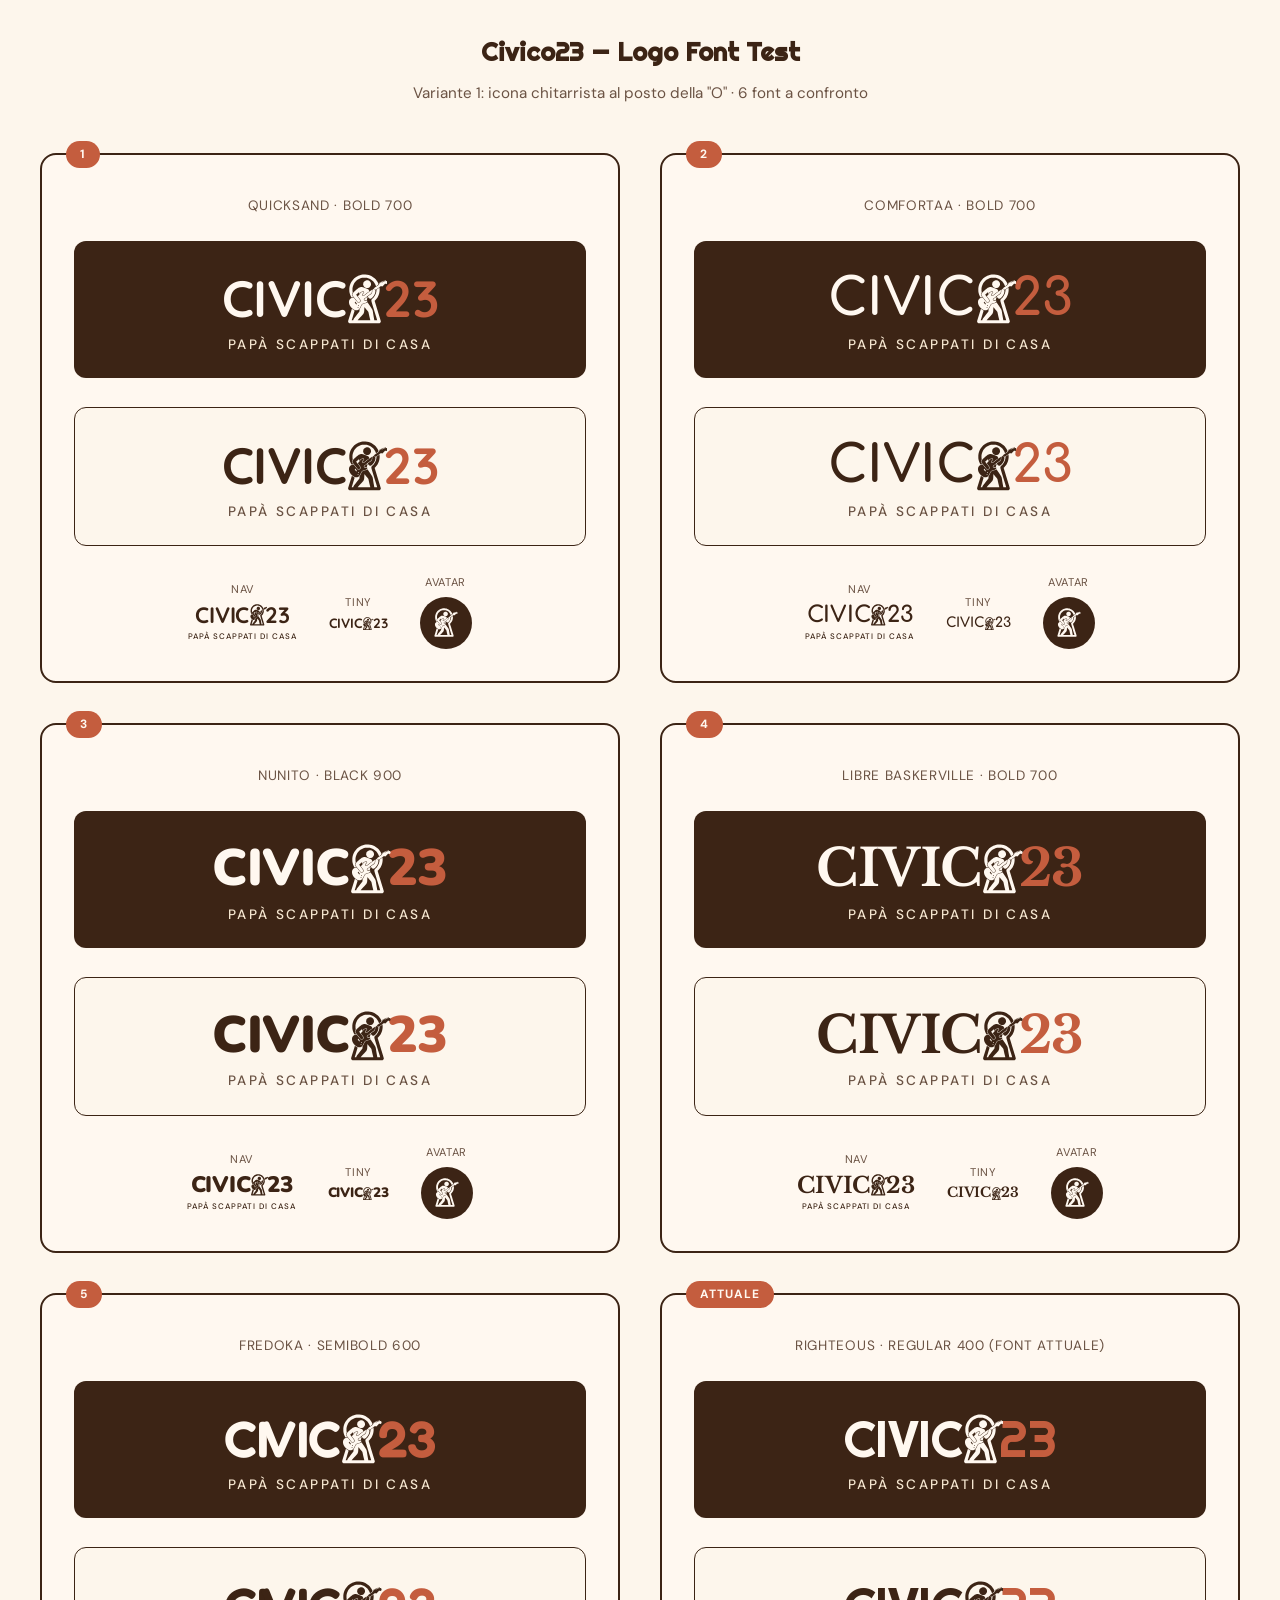
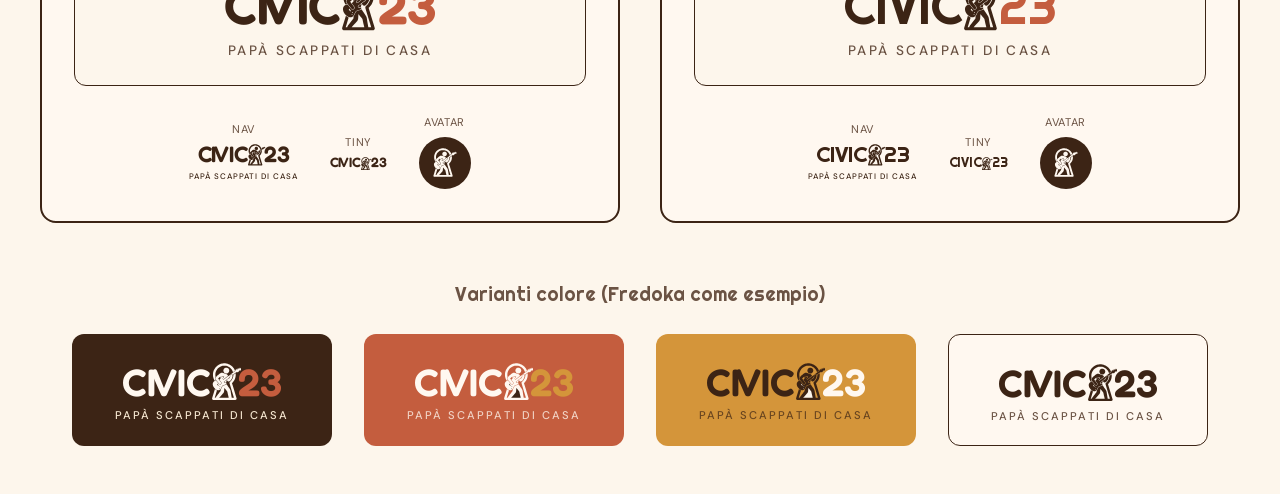
<file: brief/logo-test.html>
<!DOCTYPE html>
<html lang="it">
<head>
  <meta charset="UTF-8">
  <meta name="viewport" content="width=device-width, initial-scale=1.0">
  <title>Civico23 — Logo Font Test</title>
  <link rel="preconnect" href="https://fonts.googleapis.com">
  <link rel="preconnect" href="https://fonts.gstatic.com" crossorigin>
  <link href="https://fonts.googleapis.com/css2?family=Quicksand:wght@500;600;700&family=Comfortaa:wght@500;600;700&family=Nunito:wght@700;800;900&family=Libre+Baskerville:wght@700&family=Fredoka:wght@500;600;700&family=Righteous&family=DM+Sans:wght@400;500;700&display=swap" rel="stylesheet">
  <style>
    *, *::before, *::after { margin: 0; padding: 0; box-sizing: border-box; }

    :root {
      --bg: #fdf6ec;
      --bg-warm: #f5e6d0;
      --ink: #3c2415;
      --ink-light: #6b5344;
      --burnt: #c45d3e;
      --mustard: #d4953a;
      --olive: #5b8a5e;
      --cream: #fff8f0;
    }

    body {
      font-family: 'DM Sans', sans-serif;
      background: var(--bg);
      color: var(--ink);
      line-height: 1.6;
      padding: 2rem;
    }

    h1 {
      font-family: 'Righteous', cursive;
      font-size: 1.6rem;
      text-align: center;
      margin-bottom: 0.5rem;
    }

    .subtitle {
      text-align: center;
      color: var(--ink-light);
      margin-bottom: 3rem;
      font-size: 0.95rem;
    }

    .grid {
      display: grid;
      grid-template-columns: repeat(auto-fit, minmax(540px, 1fr));
      gap: 2.5rem;
      max-width: 1200px;
      margin: 0 auto;
    }

    .card {
      background: var(--cream);
      border: 2px solid var(--ink);
      border-radius: 16px;
      padding: 2.5rem 2rem 2rem;
      text-align: center;
      position: relative;
    }

    .card-label {
      position: absolute;
      top: -14px;
      left: 24px;
      background: var(--burnt);
      color: var(--cream);
      font-size: 0.75rem;
      font-weight: 700;
      text-transform: uppercase;
      letter-spacing: 0.08em;
      padding: 4px 14px;
      border-radius: 20px;
    }

    .font-name {
      font-size: 0.85rem;
      color: var(--ink-light);
      margin-bottom: 1.5rem;
      letter-spacing: 0.05em;
      text-transform: uppercase;
    }

    /* ---- Logo row ---- */
    .logo-row {
      display: flex;
      flex-direction: column;
      align-items: center;
      gap: 1.8rem;
    }

    /* Full logo (dark bg) */
    .logo-full {
      background: var(--ink);
      border-radius: 12px;
      padding: 2rem 2.5rem 1.4rem;
      width: 100%;
    }
    .logo-full .logo-mark { color: var(--cream); }
    .logo-full .logo-mark .accent { color: var(--burnt); }
    .logo-full .tagline { color: var(--bg-warm); }

    /* Light variant */
    .logo-light {
      background: var(--bg);
      border: 1.5px solid var(--ink);
      border-radius: 12px;
      padding: 2rem 2.5rem 1.4rem;
      width: 100%;
    }
    .logo-light .logo-mark { color: var(--ink); }
    .logo-light .logo-mark .accent { color: var(--burnt); }
    .logo-light .tagline { color: var(--ink-light); }

    /* The actual mark */
    .logo-mark {
      font-size: 3.2rem;
      font-weight: 700;
      letter-spacing: -0.01em;
      line-height: 1;
      display: flex;
      align-items: center;
      justify-content: center;
      gap: 0;
    }

    .tagline {
      font-family: 'DM Sans', sans-serif;
      font-size: 0.85rem;
      letter-spacing: 0.18em;
      text-transform: uppercase;
      margin-top: 0.6rem;
      font-weight: 500;
    }

    /*
     * Guitarist icon sizing strategy:
     * The SVG is ~77% as wide as it is tall (600/775).
     * The circle (the "O") occupies roughly the top 55% of the icon.
     * So to make the circle match 1em cap-height → total icon ~1.75em.
     * The body below the circle hangs below the baseline (like a descender).
     */
    .guitarist-icon {
      display: inline-block;
      height: 1em;
      width: auto;
      vertical-align: top;
      margin: 0 -0.08em -0.0em 0.03em;
      position: relative;
      top: 0.02em;
    }
    .guitarist-icon svg {
      height: 100%;
      width: auto;
      display: block;
    }
    .guitarist-icon svg {
      width: 100%;
      height: 100%;
    }

    /* --- Sizes row --- */
    .sizes-row {
      display: flex;
      align-items: center;
      justify-content: center;
      gap: 2rem;
      flex-wrap: wrap;
    }

    .size-item {
      text-align: center;
    }
    .size-item .label {
      font-size: 0.7rem;
      color: var(--ink-light);
      margin-bottom: 0.3rem;
      text-transform: uppercase;
      letter-spacing: 0.06em;
    }
    .size-item .logo-mark { font-size: 1.4rem; }
    .size-item .tagline { font-size: 0.5rem; letter-spacing: 0.12em; margin-top: 0.25rem; }

    .size-item.tiny .logo-mark { font-size: 0.85rem; }
    .size-item.tiny .tagline { display: none; }
    .size-item.tiny .guitarist-icon { top: 0.04em; }

    /* Monogram */
    .monogram {
      width: 52px;
      height: 52px;
      border-radius: 50%;
      background: var(--ink);
      display: flex;
      align-items: center;
      justify-content: center;
    }
    .monogram svg { width: 30px; height: 30px; }

    /* Font-specific overrides */
    .font-quicksand .logo-mark { font-family: 'Quicksand', sans-serif; font-weight: 700; }
    .font-comfortaa .logo-mark { font-family: 'Comfortaa', cursive; font-weight: 700; }
    .font-nunito .logo-mark { font-family: 'Nunito', sans-serif; font-weight: 900; }
    .font-libre .logo-mark { font-family: 'Libre Baskerville', serif; font-weight: 700; }
    .font-fredoka .logo-mark { font-family: 'Fredoka', sans-serif; font-weight: 600; }
    .font-righteous .logo-mark { font-family: 'Righteous', cursive; font-weight: 400; }

    /* Color variant section */
    .section-title {
      text-align: center;
      font-family: 'Righteous', cursive;
      font-size: 1.2rem;
      margin: 3.5rem 0 1.5rem;
      color: var(--ink-light);
    }

    .color-row {
      display: flex;
      justify-content: center;
      gap: 2rem;
      flex-wrap: wrap;
      margin-bottom: 1rem;
    }

    .color-chip {
      border-radius: 12px;
      padding: 1.8rem 2.2rem 1.2rem;
      text-align: center;
      min-width: 260px;
    }
    .color-chip .logo-mark { font-size: 2.4rem; }
    .color-chip .tagline { font-size: 0.7rem; margin-top: 0.4rem; }

    .color-chip.on-dark { background: var(--ink); }
    .color-chip.on-dark .logo-mark { color: var(--cream); }
    .color-chip.on-dark .logo-mark .accent { color: var(--burnt); }
    .color-chip.on-dark .tagline { color: var(--bg-warm); }

    .color-chip.on-burnt { background: var(--burnt); }
    .color-chip.on-burnt .logo-mark { color: var(--cream); }
    .color-chip.on-burnt .logo-mark .accent { color: var(--mustard); }
    .color-chip.on-burnt .tagline { color: rgba(255,248,240,0.75); }

    .color-chip.on-mustard { background: var(--mustard); }
    .color-chip.on-mustard .logo-mark { color: var(--ink); }
    .color-chip.on-mustard .logo-mark .accent { color: var(--cream); }
    .color-chip.on-mustard .tagline { color: var(--ink); opacity: 0.7; }

    .color-chip.mono-light { background: var(--cream); border: 1.5px solid var(--ink); }
    .color-chip.mono-light .logo-mark { color: var(--ink); }
    .color-chip.mono-light .logo-mark .accent { color: var(--ink); }
    .color-chip.mono-light .tagline { color: var(--ink-light); }

    @media (max-width: 600px) {
      .grid { grid-template-columns: 1fr; }
      .logo-mark { font-size: 2.4rem; }
      .card { padding: 2rem 1.2rem 1.5rem; }
      body { padding: 1rem; }
    }
  </style>
</head>
<body>

  <h1>Civico23 — Logo Font Test</h1>
  <p class="subtitle">Variante 1: icona chitarrista al posto della "O" &middot; 6 font a confronto</p>

  <div class="grid">

    <!-- Quicksand -->
    <div class="card font-quicksand">
      <span class="card-label">1</span>
      <div class="font-name">Quicksand &middot; Bold 700</div>
      <div class="logo-row">
        <div class="logo-full">
          <div class="logo-mark">CIVIC<span class="guitarist-icon" id="gi-qs-full"></span><span class="accent">23</span></div>
          <div class="tagline">Papà scappati di casa</div>
        </div>
        <div class="logo-light">
          <div class="logo-mark">CIVIC<span class="guitarist-icon" id="gi-qs-light"></span><span class="accent">23</span></div>
          <div class="tagline">Papà scappati di casa</div>
        </div>
        <div class="sizes-row">
          <div class="size-item">
            <div class="label">Nav</div>
            <div class="logo-mark">CIVIC<span class="guitarist-icon" id="gi-qs-nav"></span><span class="accent">23</span></div>
            <div class="tagline">Papà scappati di casa</div>
          </div>
          <div class="size-item tiny">
            <div class="label">Tiny</div>
            <div class="logo-mark">CIVIC<span class="guitarist-icon" id="gi-qs-tiny"></span><span class="accent">23</span></div>
          </div>
          <div class="size-item">
            <div class="label">Avatar</div>
            <div class="monogram" id="mono-qs"></div>
          </div>
        </div>
      </div>
    </div>

    <!-- Comfortaa -->
    <div class="card font-comfortaa">
      <span class="card-label">2</span>
      <div class="font-name">Comfortaa &middot; Bold 700</div>
      <div class="logo-row">
        <div class="logo-full">
          <div class="logo-mark">CIVIC<span class="guitarist-icon" id="gi-co-full"></span><span class="accent">23</span></div>
          <div class="tagline">Papà scappati di casa</div>
        </div>
        <div class="logo-light">
          <div class="logo-mark">CIVIC<span class="guitarist-icon" id="gi-co-light"></span><span class="accent">23</span></div>
          <div class="tagline">Papà scappati di casa</div>
        </div>
        <div class="sizes-row">
          <div class="size-item">
            <div class="label">Nav</div>
            <div class="logo-mark">CIVIC<span class="guitarist-icon" id="gi-co-nav"></span><span class="accent">23</span></div>
            <div class="tagline">Papà scappati di casa</div>
          </div>
          <div class="size-item tiny">
            <div class="label">Tiny</div>
            <div class="logo-mark">CIVIC<span class="guitarist-icon" id="gi-co-tiny"></span><span class="accent">23</span></div>
          </div>
          <div class="size-item">
            <div class="label">Avatar</div>
            <div class="monogram" id="mono-co"></div>
          </div>
        </div>
      </div>
    </div>

    <!-- Nunito -->
    <div class="card font-nunito">
      <span class="card-label">3</span>
      <div class="font-name">Nunito &middot; Black 900</div>
      <div class="logo-row">
        <div class="logo-full">
          <div class="logo-mark">CIVIC<span class="guitarist-icon" id="gi-nu-full"></span><span class="accent">23</span></div>
          <div class="tagline">Papà scappati di casa</div>
        </div>
        <div class="logo-light">
          <div class="logo-mark">CIVIC<span class="guitarist-icon" id="gi-nu-light"></span><span class="accent">23</span></div>
          <div class="tagline">Papà scappati di casa</div>
        </div>
        <div class="sizes-row">
          <div class="size-item">
            <div class="label">Nav</div>
            <div class="logo-mark">CIVIC<span class="guitarist-icon" id="gi-nu-nav"></span><span class="accent">23</span></div>
            <div class="tagline">Papà scappati di casa</div>
          </div>
          <div class="size-item tiny">
            <div class="label">Tiny</div>
            <div class="logo-mark">CIVIC<span class="guitarist-icon" id="gi-nu-tiny"></span><span class="accent">23</span></div>
          </div>
          <div class="size-item">
            <div class="label">Avatar</div>
            <div class="monogram" id="mono-nu"></div>
          </div>
        </div>
      </div>
    </div>

    <!-- Libre Baskerville -->
    <div class="card font-libre">
      <span class="card-label">4</span>
      <div class="font-name">Libre Baskerville &middot; Bold 700</div>
      <div class="logo-row">
        <div class="logo-full">
          <div class="logo-mark">CIVIC<span class="guitarist-icon" id="gi-lb-full"></span><span class="accent">23</span></div>
          <div class="tagline">Papà scappati di casa</div>
        </div>
        <div class="logo-light">
          <div class="logo-mark">CIVIC<span class="guitarist-icon" id="gi-lb-light"></span><span class="accent">23</span></div>
          <div class="tagline">Papà scappati di casa</div>
        </div>
        <div class="sizes-row">
          <div class="size-item">
            <div class="label">Nav</div>
            <div class="logo-mark">CIVIC<span class="guitarist-icon" id="gi-lb-nav"></span><span class="accent">23</span></div>
            <div class="tagline">Papà scappati di casa</div>
          </div>
          <div class="size-item tiny">
            <div class="label">Tiny</div>
            <div class="logo-mark">CIVIC<span class="guitarist-icon" id="gi-lb-tiny"></span><span class="accent">23</span></div>
          </div>
          <div class="size-item">
            <div class="label">Avatar</div>
            <div class="monogram" id="mono-lb"></div>
          </div>
        </div>
      </div>
    </div>

    <!-- Fredoka -->
    <div class="card font-fredoka">
      <span class="card-label">5</span>
      <div class="font-name">Fredoka &middot; SemiBold 600</div>
      <div class="logo-row">
        <div class="logo-full">
          <div class="logo-mark">CIVIC<span class="guitarist-icon" id="gi-fr-full"></span><span class="accent">23</span></div>
          <div class="tagline">Papà scappati di casa</div>
        </div>
        <div class="logo-light">
          <div class="logo-mark">CIVIC<span class="guitarist-icon" id="gi-fr-light"></span><span class="accent">23</span></div>
          <div class="tagline">Papà scappati di casa</div>
        </div>
        <div class="sizes-row">
          <div class="size-item">
            <div class="label">Nav</div>
            <div class="logo-mark">CIVIC<span class="guitarist-icon" id="gi-fr-nav"></span><span class="accent">23</span></div>
            <div class="tagline">Papà scappati di casa</div>
          </div>
          <div class="size-item tiny">
            <div class="label">Tiny</div>
            <div class="logo-mark">CIVIC<span class="guitarist-icon" id="gi-fr-tiny"></span><span class="accent">23</span></div>
          </div>
          <div class="size-item">
            <div class="label">Avatar</div>
            <div class="monogram" id="mono-fr"></div>
          </div>
        </div>
      </div>
    </div>

    <!-- Righteous (current) -->
    <div class="card font-righteous">
      <span class="card-label">Attuale</span>
      <div class="font-name">Righteous &middot; Regular 400 (font attuale)</div>
      <div class="logo-row">
        <div class="logo-full">
          <div class="logo-mark">CIVIC<span class="guitarist-icon" id="gi-ri-full"></span><span class="accent">23</span></div>
          <div class="tagline">Papà scappati di casa</div>
        </div>
        <div class="logo-light">
          <div class="logo-mark">CIVIC<span class="guitarist-icon" id="gi-ri-light"></span><span class="accent">23</span></div>
          <div class="tagline">Papà scappati di casa</div>
        </div>
        <div class="sizes-row">
          <div class="size-item">
            <div class="label">Nav</div>
            <div class="logo-mark">CIVIC<span class="guitarist-icon" id="gi-ri-nav"></span><span class="accent">23</span></div>
            <div class="tagline">Papà scappati di casa</div>
          </div>
          <div class="size-item tiny">
            <div class="label">Tiny</div>
            <div class="logo-mark">CIVIC<span class="guitarist-icon" id="gi-ri-tiny"></span><span class="accent">23</span></div>
          </div>
          <div class="size-item">
            <div class="label">Avatar</div>
            <div class="monogram" id="mono-ri"></div>
          </div>
        </div>
      </div>
    </div>

  </div>

  <!-- Color Variants -->
  <div class="section-title">Varianti colore (Fredoka come esempio)</div>
  <div class="color-row font-fredoka">
    <div class="color-chip on-dark">
      <div class="logo-mark">CIVIC<span class="guitarist-icon" id="gi-c1"></span><span class="accent">23</span></div>
      <div class="tagline">Papà scappati di casa</div>
    </div>
    <div class="color-chip on-burnt">
      <div class="logo-mark">CIVIC<span class="guitarist-icon" id="gi-c2"></span><span class="accent">23</span></div>
      <div class="tagline">Papà scappati di casa</div>
    </div>
    <div class="color-chip on-mustard">
      <div class="logo-mark">CIVIC<span class="guitarist-icon" id="gi-c3"></span><span class="accent">23</span></div>
      <div class="tagline">Papà scappati di casa</div>
    </div>
    <div class="color-chip mono-light">
      <div class="logo-mark">CIVIC<span class="guitarist-icon" id="gi-c4"></span><span class="accent">23</span></div>
      <div class="tagline">Papà scappati di casa</div>
    </div>
  </div>

  <script>
    // Guitarist icon from the original Civico23 design (Gemini-generated SVG)
    // Cropped viewBox: 820 70 480 750 — tight crop around the icon
    function guitaristSVG(fillColor) {
      const holeColor = (fillColor === '#fff8f0' || fillColor === '#fdf6ec')
        ? '#3c2415' : (fillColor === '#3c2415' ? '#fdf6ec' : '#fdf6ec');
      return `<svg viewBox="760 90 600 775" xmlns="http://www.w3.org/2000/svg">
        <path transform="translate(1236,296)" d="m0 0h1l2 23v19l-2 21-5 25-6 20-8 19-11 21-11 16-8 10-11 13-12 12h-2l9 31 14 45 17 56 21 68 15 49 17 56 1 10-3 11-8 9-7 4-4 1h-451l-10-4-6-5-5-9-1-4v-10l9-31 25-81 14-46 9-29 6 4 13 10 14 8 8 4-1 8-13 42-19 63-10 33-1 2 23-1 5-14 7-12 14-18 13-17 14-18 11-14 10-13 14-18 6-9 1-3 1-30 10-14 11-22 11-23 7-11 7-6 10-5 32-8 16-7 10-7 2-3h2l12 17 26 38 20 30 12 19 8 15 4 13 12 76 11 62v3h44l-18-59-17-56-44-144-9-31v-15l4-10 5-7 8-7 10-9 12-14 12-18 10-18 8-21 5-19 2-12 2-21 18-14 19-14z" fill="${fillColor}"/>
        <path transform="translate(1122,330)" d="m0 0 1 2-1 4v26l-6 16-7 7-20 15-15 12-16 12-15 12-16 12-13 10-14 11 1 9 4 8 7 6 5 2h14l9-3h8l4 5v9l-6 10-11 8-13 6-32 8-14 7-8 8-8 14-12 25-7 14-10 14-8 8-12 8-11 4-4 1h-20l-15-4-16-8-16-12-7-7-8-7-9-10-12-17-9-17-6-18-3-17v-14l3-16 8-16 7-9 11-9 14-7 15-4 13-1 9 11 13 16 8 10 9 11 11 13 7 8 9 5 3 1h14l10-4 7-7 4-8 1-4v-11l-4-10-13-17-10-13-15-20 2-4 8-7 11-14 8-12 9-11 10-10 13-8 8-3 10-1 7 2 4 5-1 6-9 10-5 5-5 7-2 6v10l4 10 3 3 3 1h8l17-12 20-15 18-13 57-42z" fill="${fillColor}"/>
        <path transform="translate(993,97)" d="m0 0h31l26 3 25 6 20 7 18 8 22 13 16 12 11 9 13 12 7 8 13 16 11 17 10 18 8 19-2 4-16 12-18 13-4 2-7-20-10-20-12-18-11-13-9-10-14-12-21-14-15-8-21-8-19-5-12-2-11-1h-27l-22 3-25 7-21 9-17 10-16 12-12 11-10 10-10 13-10 15-8 16-8 20-5 19-3 20v34l4 26-7 10-4 12v17l4 11 8 11 7 9-3 2-17 4-6 1-8-13-10-21-7-20-5-19-3-17-1-9v-42l4-27 6-22 7-19 11-23 10-16 12-16 12-14 14-14 11-9 15-11 15-9 19-10 24-9 23-6 19-3z" fill="${fillColor}"/>
        <path transform="translate(952,288)" d="m0 0h19l16 4 41 13 20 7 16 8 6 5 7 11 7 15-18 14-14 10-38 28-18 13-3 2h-5l-5-6-1-3v-8l3-8 11-12 7-8 1-9-4-7-6-3-4-1-13 1-12 5-11 7-10 9-10 12-6 9h-1v-10l2-22-34 28-10 9v3l10 14 16 21 14 19 10 13 8 11 3 8v8l-3 8-5 6-10 5h-12l-8-4-8-8-9-11-14-17-11-14-14-17-12-15-9-12-4-9-1-6v-8l3-11 6-9 21-21 8-7 10-9 11-9 15-13 10-8 13-9 12-7 12-4z" fill="${fillColor}"/>
        <path transform="translate(1008,593)" d="m0 0 6 5 9 11 9 10 9 11 11 13 9 11 6 9 3 8 13 58 14 58v3h-191l6-8 13-13 7-8 7-7 7-8 15-16 7-8 13-15 11-13 7-12 5-16 2-23z" fill="${holeColor}"/>
        <path transform="translate(1038,186)" d="m0 0h22l13 4 12 7 11 11 7 12 4 13 1 7v8l-3 15-7 14-11 12-12 8-11 4-5 1h-21l-13-4-11-7-10-9-7-10-5-13-2-13 1-13 4-13 7-12 10-10 11-7 11-4z" fill="${fillColor}"/>
        <path transform="translate(1323,185)" d="m0 0 6 1 2 3-2 10 6-2h8l8 4 6 7 2 4v12l-4 8-6 5-8 3-10-1-6-3-5 2-7 6-9 11-9 10-10 10-4 3-6-1-10-3-11 2-11 7-13 10-21 16-12 9-17 13-3-1-5-8-8-6-7-3-9-1 5-5 20-15 38-28 18-13 2-5 1-10 5-5 10-3-2-3-5-3v-6l4-3 5-1 4 2 1 6-2 3v3l13-5 1-3-5-1-2-3 1-5 4-3h7l2 3v5l-2 5 14-5v-4l-4 1-3-4 1-5 5-3h6l3 5-2 4v3l11-3 2-2v-2l-5-1-2-5 4-5 2-1h6l3 4-2 8h3l10-4v-3l-5-1-1-1v-6l3-3z" fill="${fillColor}"/>
        <path transform="translate(1146,318)" d="m0 0h8l10 4 8 9 3 14v11l-3 19-6 17-8 16-9 15-10 13-9 10-8 7-12 7-10 3h-9l-11-4-7-6-7-11-5-10 1-4 16-13 16-12 9-7h2l2 6 12-19 7-16 1-3v-27l4-9 5-5 7-4z" fill="${fillColor}"/>
        <path transform="translate(1055,433)" d="m0 0h2l-1 8-11 43-15 5h-12l-8-5-5-10 2-4 26-20 21-16z" fill="${fillColor}"/>
        <path transform="translate(870,511)" d="m0 0 3 1 12 17 10 13-2 4-7 5-7-8-14-19-3-5 1-3z" fill="${holeColor}"/>
        <path transform="translate(916,562)" d="m0 0 7 1 3 5-2 5-3 2h-5l-4-5 1-5z" fill="${holeColor}"/>
        <path transform="translate(909,593)" d="m0 0h6l4 4-1 6-4 3-6-1-2-3v-6z" fill="${holeColor}"/>
      </svg>`;
    }

    // Monogram SVG — just the guitarist in a circle
    function monogramSVG() {
      return guitaristSVG('#fff8f0');
    }

    // Inject all guitarist icons
    function injectIcons() {
      // Full (dark bg) — light icon
      const fullIds = ['gi-qs-full','gi-co-full','gi-nu-full','gi-lb-full','gi-fr-full','gi-ri-full'];
      fullIds.forEach(id => {
        const el = document.getElementById(id);
        if (el) el.innerHTML = guitaristSVG('#fff8f0');
      });

      // Light bg — dark icon
      const lightIds = ['gi-qs-light','gi-co-light','gi-nu-light','gi-lb-light','gi-fr-light','gi-ri-light'];
      lightIds.forEach(id => {
        const el = document.getElementById(id);
        if (el) el.innerHTML = guitaristSVG('#3c2415');
      });

      // Nav size — dark icon
      const navIds = ['gi-qs-nav','gi-co-nav','gi-nu-nav','gi-lb-nav','gi-fr-nav','gi-ri-nav'];
      navIds.forEach(id => {
        const el = document.getElementById(id);
        if (el) el.innerHTML = guitaristSVG('#3c2415');
      });

      // Tiny — dark icon
      const tinyIds = ['gi-qs-tiny','gi-co-tiny','gi-nu-tiny','gi-lb-tiny','gi-fr-tiny','gi-ri-tiny'];
      tinyIds.forEach(id => {
        const el = document.getElementById(id);
        if (el) el.innerHTML = guitaristSVG('#3c2415');
      });

      // Monograms
      const monoIds = ['mono-qs','mono-co','mono-nu','mono-lb','mono-fr','mono-ri'];
      monoIds.forEach(id => {
        const el = document.getElementById(id);
        if (el) el.innerHTML = monogramSVG();
      });

      // Color variants
      document.getElementById('gi-c1').innerHTML = guitaristSVG('#fff8f0');
      document.getElementById('gi-c2').innerHTML = guitaristSVG('#fff8f0');
      document.getElementById('gi-c3').innerHTML = guitaristSVG('#3c2415');
      document.getElementById('gi-c4').innerHTML = guitaristSVG('#3c2415');
    }

    injectIcons();
  </script>

</body>
</html>
</file>
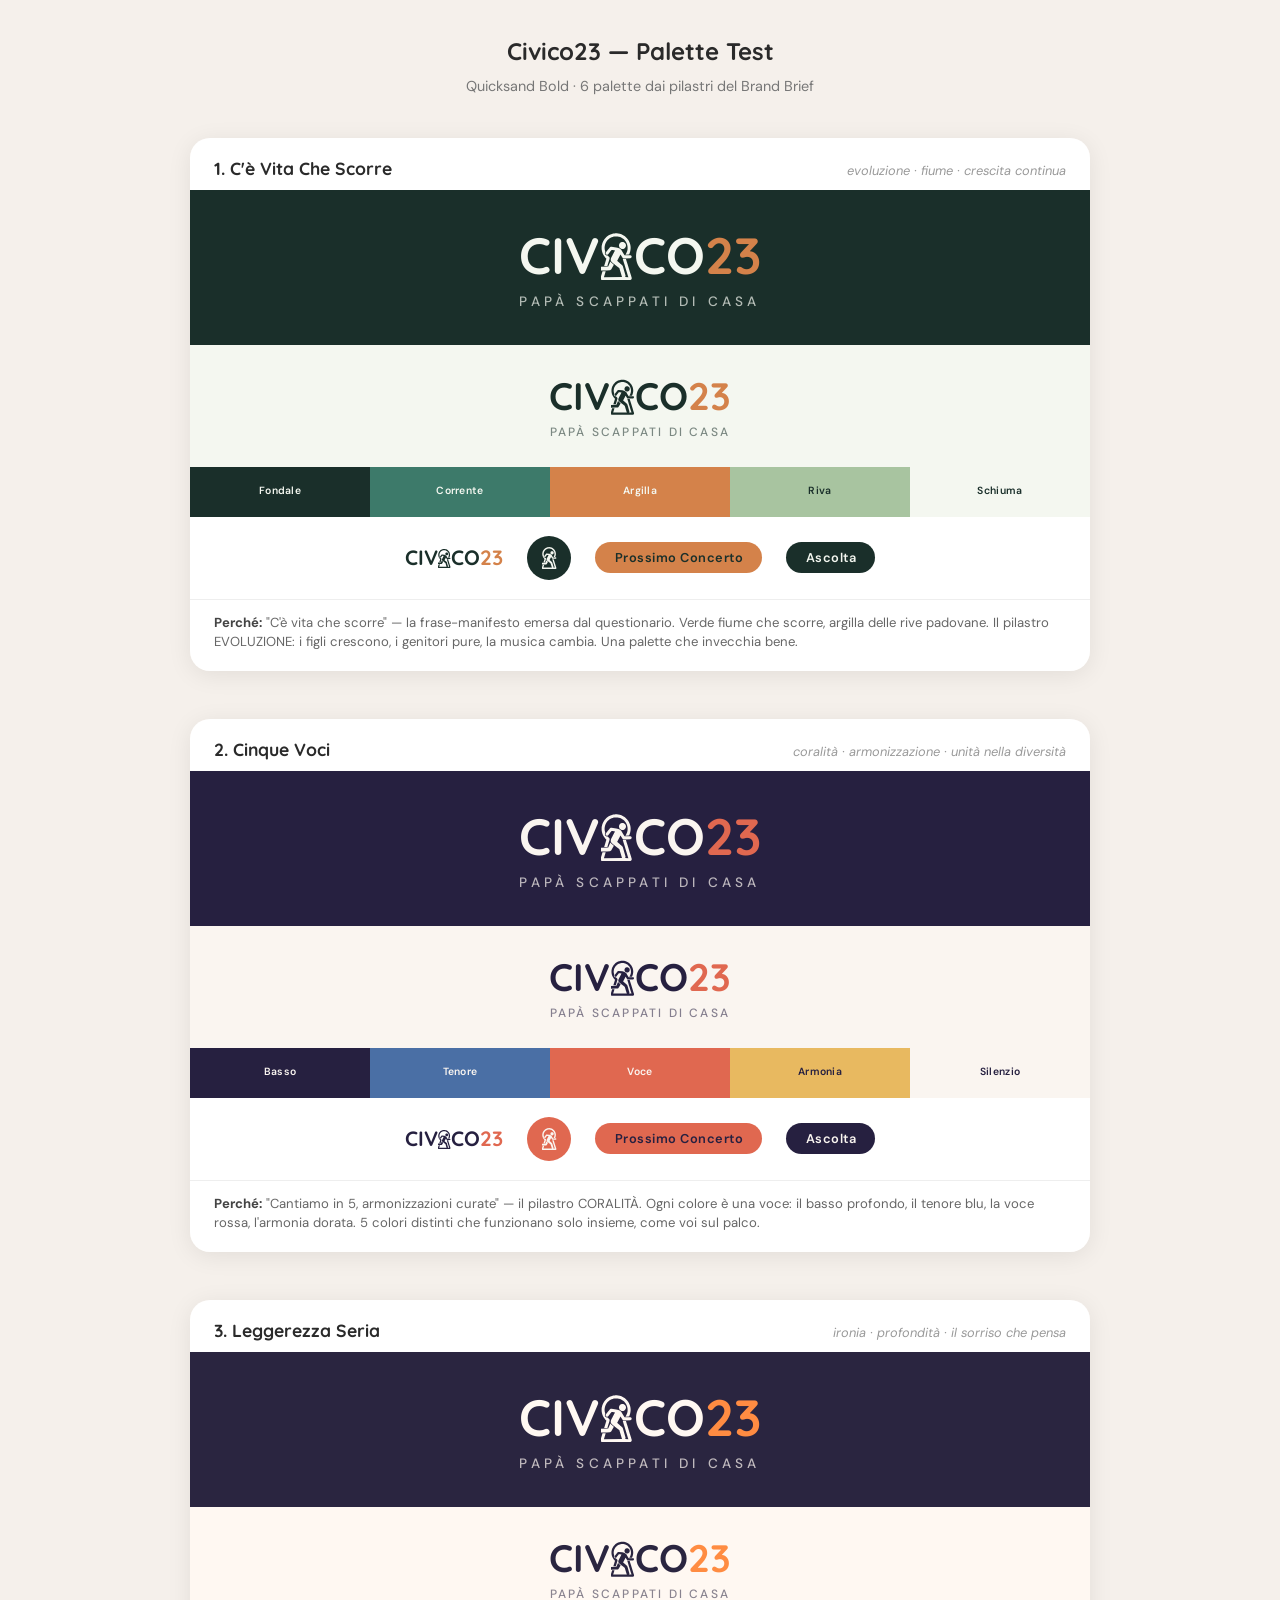
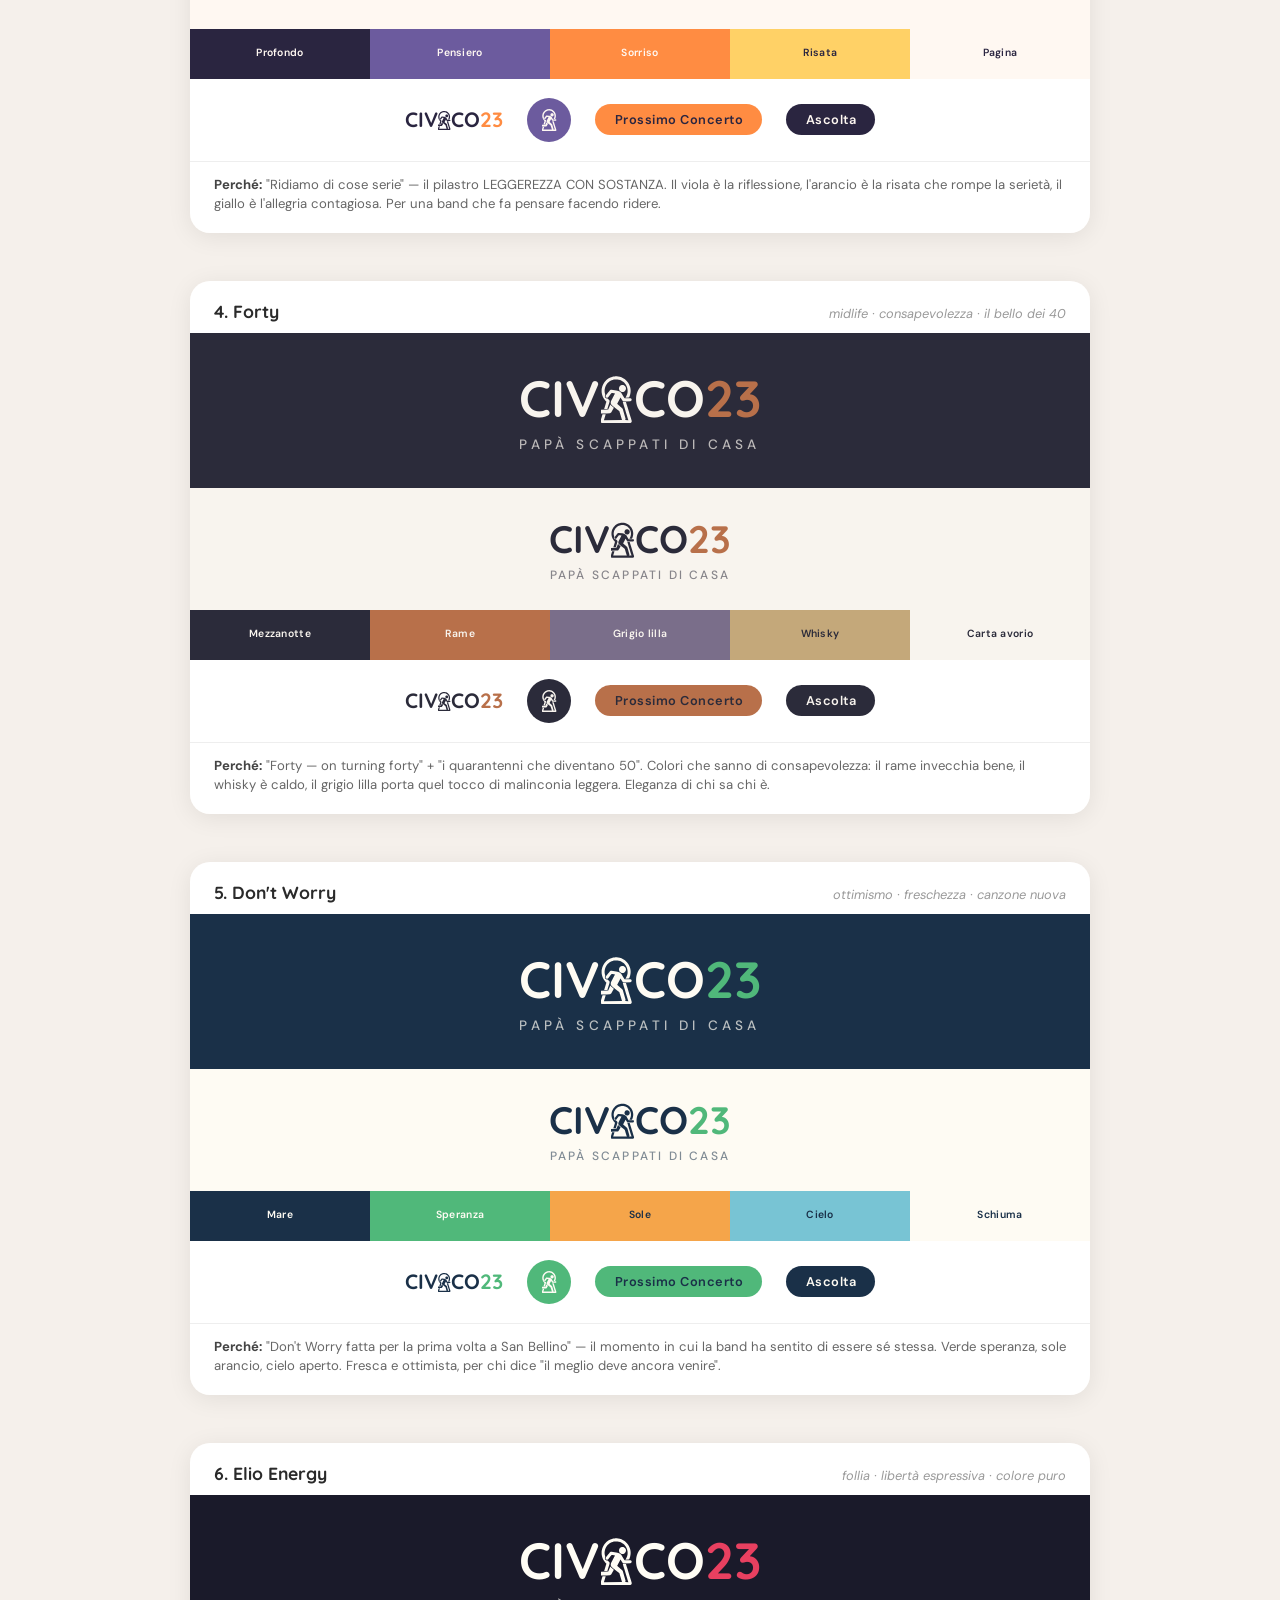
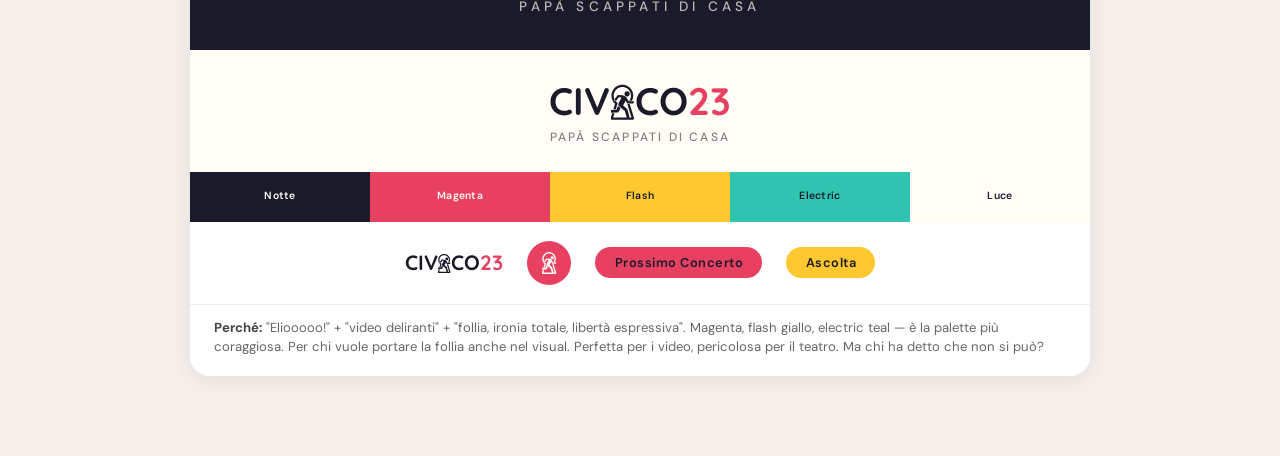
<file: brief/palette-test.html>
<!DOCTYPE html>
<html lang="it">
<head>
  <meta charset="UTF-8">
  <meta name="viewport" content="width=device-width, initial-scale=1.0">
  <title>Civico23 — Palette Test</title>
  <link rel="preconnect" href="https://fonts.googleapis.com">
  <link rel="preconnect" href="https://fonts.gstatic.com" crossorigin>
  <link href="https://fonts.googleapis.com/css2?family=Quicksand:wght@500;600;700&family=DM+Sans:wght@400;500;700&display=swap" rel="stylesheet">
  <style>
    *, *::before, *::after { margin: 0; padding: 0; box-sizing: border-box; }
    body { font-family: 'DM Sans', sans-serif; background: #f5f0eb; color: #2a2a2a; line-height: 1.6; padding: 2rem 1.5rem; }
    h1 { font-family: 'Quicksand', sans-serif; font-weight: 700; font-size: 1.5rem; text-align: center; margin-bottom: 0.3rem; }
    .subtitle { text-align: center; color: #777; margin-bottom: 2.5rem; font-size: 0.9rem; }

    .palette { max-width: 900px; margin: 0 auto 3rem; border-radius: 20px; overflow: hidden; box-shadow: 0 4px 24px rgba(0,0,0,0.08); }
    .palette-header { padding: 1rem 1.5rem 0.5rem; background: #fff; display: flex; justify-content: space-between; align-items: baseline; }
    .palette-name { font-family: 'Quicksand', sans-serif; font-weight: 700; font-size: 1.1rem; }
    .palette-vibe { font-size: 0.8rem; color: #999; font-style: italic; }

    .palette-dark, .palette-light { padding: 2.5rem 2rem 2rem; text-align: center; }
    .palette-light { padding: 2rem 2rem 1.5rem; }

    .logo-wrap { width: fit-content; margin: 0 auto; }
    .logo-mark { font-family: 'Quicksand', sans-serif; font-weight: 700; line-height: 1; display: flex; align-items: center; justify-content: center; }
    .palette-dark .logo-mark { font-size: 3.2rem; }
    .palette-light .logo-mark { font-size: 2.4rem; }

    .tagline { font-family: 'DM Sans', sans-serif; text-transform: uppercase; font-weight: 500; display: block; }
    .palette-dark .tagline { font-size: 0.85rem; margin-top: 0.6rem; }
    .palette-light .tagline { font-size: 0.75rem; margin-top: 0.5rem; }

    .swatches { display: flex; height: 50px; }
    .swatch { flex: 1; display: flex; align-items: center; justify-content: center; font-size: 0.65rem; font-weight: 600; letter-spacing: 0.03em; }

    .guitarist-icon { display: inline-block; height: 1em; width: auto; vertical-align: top; margin: 0 -0.08em 0 0.03em; position: relative; top: 0.02em; }
    .guitarist-icon svg { height: 100%; width: auto; display: block; }

    .palette-context { background: #fff; padding: 1.2rem 1.5rem; display: flex; gap: 1.5rem; align-items: center; justify-content: center; flex-wrap: wrap; }
    .ctx-nav { font-family: 'Quicksand', sans-serif; font-weight: 700; font-size: 1.3rem; display: flex; align-items: center; }
    .ctx-badge { display: inline-flex; align-items: center; justify-content: center; width: 44px; height: 44px; border-radius: 50%; }
    .ctx-btn { padding: 0.45rem 1.2rem; border-radius: 24px; font-family: 'DM Sans', sans-serif; font-size: 0.8rem; font-weight: 600; letter-spacing: 0.04em; border: none; cursor: pointer; }

    .why { background: #fff; padding: 0.8rem 1.5rem 1.2rem; font-size: 0.82rem; color: #666; border-top: 1px solid #eee; line-height: 1.5; }
    .why strong { color: #444; }

    @media (max-width: 600px) {
      .palette-dark .logo-mark { font-size: 2.2rem; }
      .palette-light .logo-mark { font-size: 1.6rem; }
      body { padding: 1rem; }
    }
  </style>
</head>
<body>

  <h1>Civico23 — Palette Test</h1>
  <p class="subtitle">Quicksand Bold · 6 palette dai pilastri del Brand Brief</p>
  <div id="palettes-container"></div>

  <script src="palettes.js"></script>
  <script>
    /* Use shared palette definitions */
    const HIDDEN_PALETTES = ALL_PALETTES.hidden;
    const PALETTES = ALL_PALETTES.active;

    /* =====================================================================
     *  Guitarist SVG icon
     * =================================================================== */
    function guitaristSVG(fill, hole) {
      return `<svg viewBox="770 60 580 810" xmlns="http://www.w3.org/2000/svg">
        <path transform="translate(924,311)" d="m0 0h13l72 10 20 3 15 4 21 10 15 10 10 9 7 10 14 24 19 32 13 22h31l48-2h13l10 4 8 9 2 7v7l-3 9-5 6-7 4-4 1-91 4h-19l-9-4-6-5-28-46-4-7-3 4-12 23-8 16-9 17-8 16-12 22-1 4 4 2 7 7 11 9 7 7 11 9 10 10 11 9 14 13 8 7 7 12 10 33 25 87 7 25v10l-4 11-3 4 52 1-9-27-14-46-17-56-20-65-13-43-15-49 3-1 9 2h15l23-1 9 29 17 55 34 111 17 55 14 47v13l-4 10-9 8-8 3h-451l-10-4-5-5-4-5-3-10 1-11 17-56 14-46 9-1 24-1h17l-2 9-14 46-12 39 290-1-6-10-20-65-12-40-7-23-1-4-4-2-17-14-14-11-13-10-16-13-13-10-18-14-13-10-13-11-9-13-5-14-1-12 2-15 5-13 17-33 12-23 23-45 9-17-36-5-13-2h-5l-7 8-11 14-14 18-22 28-6 5-9 3h-7l-10-4-7-8-2-6v-11l5-10 13-16 12-16 13-16 11-14 9-11 6-7z" fill="${fill}"/>
        <path transform="translate(998,97)" d="m0 0h21l23 2 25 5 27 9 20 9 14 8 15 10 14 11 15 14 9 9 9 11 10 14 11 18 11 23 9 27 5 23 2 16 1 14v14l-2 24-5 25-6 21-9 22-3 6-12 1-45 2 2-5 7-11 11-21 8-22 5-24 1-9v-31l-3-20-6-23-6-15-8-16-7-12-9-12-12-14-8-8-11-9-14-10-18-10-16-7-23-7-16-3-8-1h-34l-19 3-19 5-16 6-16 8-15 9-13 10-10 9-13 13-14 19-9 15-9 20-6 19-4 19-2 19v15l2 20 6 25 3 9-1 5-4 9-1 4v12l4 12 9 10 9 5 4 1 16 1 13 14 8 7 8 8 3 8v12l-6 21-18 59-11 36-1 1-23 1h-27l6-20 18-58 11-36-2-4-13-13-11-14-9-12-11-18-8-16-7-16-7-21-5-24-2-17v-38l3-21 6-26 7-19 9-20 12-20 10-14 11-13 14-15 8-7 15-12 17-11 27-14 25-9 20-5 20-3z" fill="${fill}"/>
        <path transform="translate(919,543)" d="m0 0 3 3 6 9 7 8 11 9 27 21-8 15-14 26-13 23-7 11-7 7-12 6-4 1-48 2-89 3h-13l-10-3-8-6-6-10-1-4v-13l4-9 7-8 8-4 12-2 117-5 3-1 16-36 18-42z" fill="${fill}"/>
        <path transform="translate(1100,235)" d="m0 0h20l13 4 14 9 8 9 7 13 3 13v13l-4 15-7 12-10 10-10 6-11 4-5 1h-16l-14-4-11-6-8-7-9-14-4-12-1-6v-11l3-14 6-12 10-11 13-8z" fill="${fill}"/>
      </svg>`;
    }

    function iconSpan(id) {
      return `<span class="guitarist-icon" id="${id}"></span>`;
    }

    /* =====================================================================
     *  Generate all palette cards from the PALETTES array
     * =================================================================== */
    const container = document.getElementById('palettes-container');

    PALETTES.forEach((p, i) => {
      const n = i + 1;
      const id = `p${n}`;
      const badgeBg = p.badgeBg || p.dark;

      container.insertAdjacentHTML('beforeend', `
        <div class="palette" id="${id}">
          <div class="palette-header">
            <span class="palette-name">${n}. ${p.name}</span>
            <span class="palette-vibe">${p.vibe}</span>
          </div>
          <div class="palette-dark" style="background:${p.dark};">
            <div class="logo-wrap">
              <div class="logo-mark" style="color:${p.light};">CIV${iconSpan(id+'-dark')}CO<span style="color:${p.accent};">23</span></div>
              <div class="tagline" style="color:${p.light};opacity:0.7;">Papà scappati di casa</div>
            </div>
          </div>
          <div class="palette-light" style="background:${p.light};">
            <div class="logo-wrap">
              <div class="logo-mark" style="color:${p.dark};">CIV${iconSpan(id+'-light')}CO<span style="color:${p.accent};">23</span></div>
              <div class="tagline" style="color:${p.dark};opacity:0.55;">Papà scappati di casa</div>
            </div>
          </div>
          <div class="swatches">
            ${p.swatches.map(s => `<div class="swatch" style="background:${s.bg};color:${s.fg};">${s.label}</div>`).join('')}
          </div>
          <div class="palette-context">
            <div class="ctx-nav" style="color:${p.dark};">CIV${iconSpan(id+'-nav')}CO<span style="color:${p.accent};">23</span></div>
            <div class="ctx-badge" style="background:${badgeBg};">${iconSpan(id+'-badge')}</div>
            <button class="ctx-btn" style="background:${p.accent};color:${p.dark};">Prossimo Concerto</button>
            <button class="ctx-btn" style="background:${p.btn2.bg};color:${p.btn2.fg};">Ascolta</button>
          </div>
          <div class="why"><strong>Perché:</strong> ${p.why}</div>
        </div>
      `);

      // Inject SVG icons
      document.getElementById(`${id}-dark`).innerHTML = guitaristSVG(p.light, p.dark);
      document.getElementById(`${id}-light`).innerHTML = guitaristSVG(p.dark, p.light);
      document.getElementById(`${id}-nav`).innerHTML = guitaristSVG(p.dark, p.light);
      document.getElementById(`${id}-badge`).innerHTML = guitaristSVG(p.light, badgeBg);
    });

    // Fix badge icon size (inside the small circle)
    document.querySelectorAll('.ctx-badge .guitarist-icon').forEach(el => {
      el.style.height = '24px';
    });

    /* =====================================================================
     *  Auto letter-spacing: stretch tagline to match logo-mark width
     * =================================================================== */
    function autoLetterSpacing() {
      document.querySelectorAll('.logo-wrap').forEach(wrap => {
        const tag = wrap.querySelector('.tagline');
        if (!tag) return;

        // 1. Hide tagline so wrap sizes to logo-mark only
        tag.style.display = 'none';
        tag.style.letterSpacing = '0px';
        wrap.style.width = 'fit-content';
        const logoW = wrap.getBoundingClientRect().width;

        // 2. Show tagline
        tag.style.display = '';

        // 3. Off-screen clone to measure intrinsic tagline width
        const cs = getComputedStyle(tag);
        const m = document.createElement('div');
        m.style.cssText = 'position:absolute;visibility:hidden;white-space:nowrap;display:inline-block;left:-9999px;top:-9999px;';
        m.style.fontFamily = cs.fontFamily;
        m.style.fontSize = cs.fontSize;
        m.style.fontWeight = cs.fontWeight;
        m.style.textTransform = cs.textTransform;
        m.textContent = tag.textContent;
        document.body.appendChild(m);

        // 4. Increase spacing 0.2px at a time until it exceeds logo width
        let sp = 0, last = 0;
        while (sp < 30) {
          m.style.letterSpacing = sp + 'px';
          if (m.getBoundingClientRect().width > logoW) break;
          last = sp;
          sp += 0.2;
        }
        document.body.removeChild(m);

        // 5. Apply
        tag.style.letterSpacing = last + 'px';
        wrap.style.width = '';
      });
    }

    document.fonts.ready.then(autoLetterSpacing);
    window.addEventListener('resize', autoLetterSpacing);
  </script>

</body>
</html>
</file>
